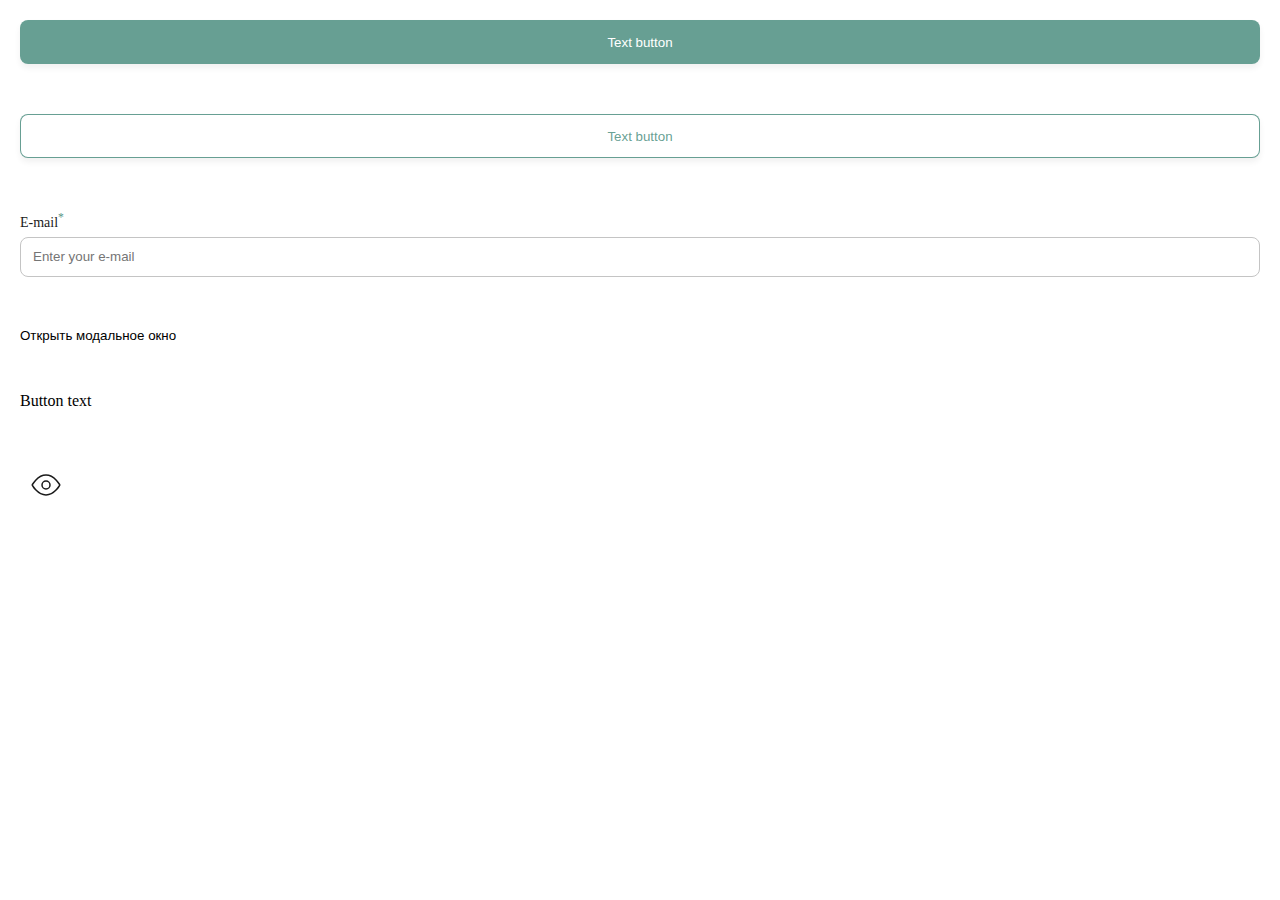
<file: index.html>
<!DOCTYPE html>
<html lang="en">

<head>
  <meta charset="UTF-8">
  <meta http-equiv="X-UA-Compatible" content="IE=edge">
  <meta name="viewport" content="width=device-width, initial-scale=1.0">
  <title>Document</title>
  <link rel="stylesheet" href="css/reset.css">
  <link rel="stylesheet" href="css/global.css">
  <script src="js/modal.js" defer></script>
</head>

<body style="padding: 20px;">
  <button class="btn radius btn__green cp">Text button</button>

  <div style="height: 50px;"></div>

  <button class="btn radius btn__white cp">Text button</button>

  <div style="height: 50px;"></div>

  <label class="label">E-mail<sup class="green">*</sup>
    <input class="input radius" type="text" placeholder="Enter your e-mail">
  </label>

  <div style="height: 50px;"></div>

  <button class="open__modal">
    Открыть модальное окно
  </button>

  <div class="modal overlay hide">
    <div class="modal__content bg__white">
      <div class="modal__close">
        <img src="images/close.svg" alt="">
      </div>
      <div class="modal__title">
        Shop
      </div>
      <div class="modal__category">
        <ul>
          <li><a class="cp" href="#">Children's furniture <sup>94</sup></a></li>
          <li><a class="cp" href="#">Children's mattresses <sup>67</sup></a></li>
          <li><a class="cp" href="#">Baby bedding <sup>45</sup></a></li>
          <li><a class="cp" href="#">Toys <sup>83</sup></a></li>
          <li><a class="cp" href="#"><sup></sup></a></li>
          <li><a class="cp" href="#"><sup></sup></a></li>
          <li><a class="cp" href="#"><sup></sup></a></li>
          <li><a class="cp" href="#"><sup></sup></a></li>
          <li><a class="cp" href="#"><sup></sup></a></li>
          <li><a class="cp" href="#"><sup></sup></a></li>
        </ul>
      </div>
    </div>
  </div>

  <div style="height: 50px;"></div>

  <a class="link" href="#">Button text</a>

  <div style="height: 50px;"></div>

  <div class="icon around">
    <img class="black-eye" src="images/black-eye.svg" alt="">
    <img class="white-eye" src="images/white-eye.svg" alt="">
  </div>

</body>

</html>
</file>
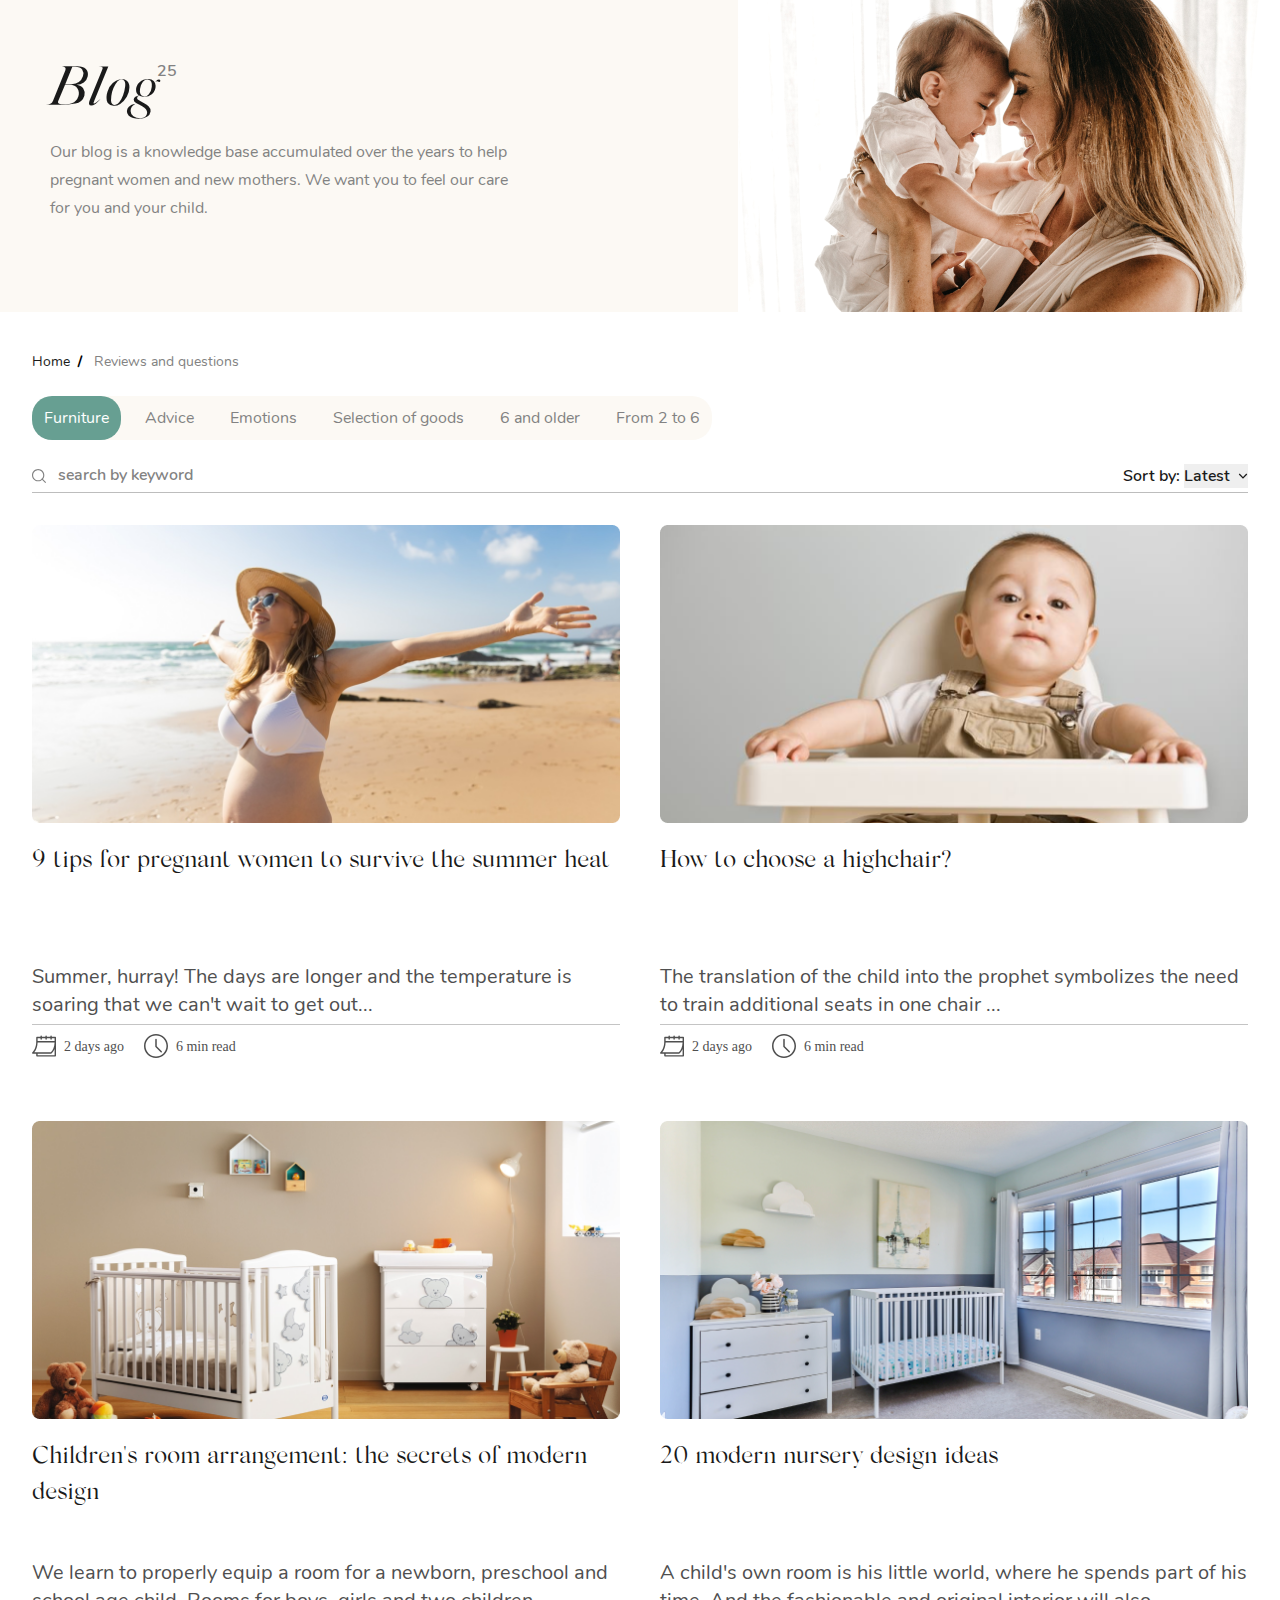
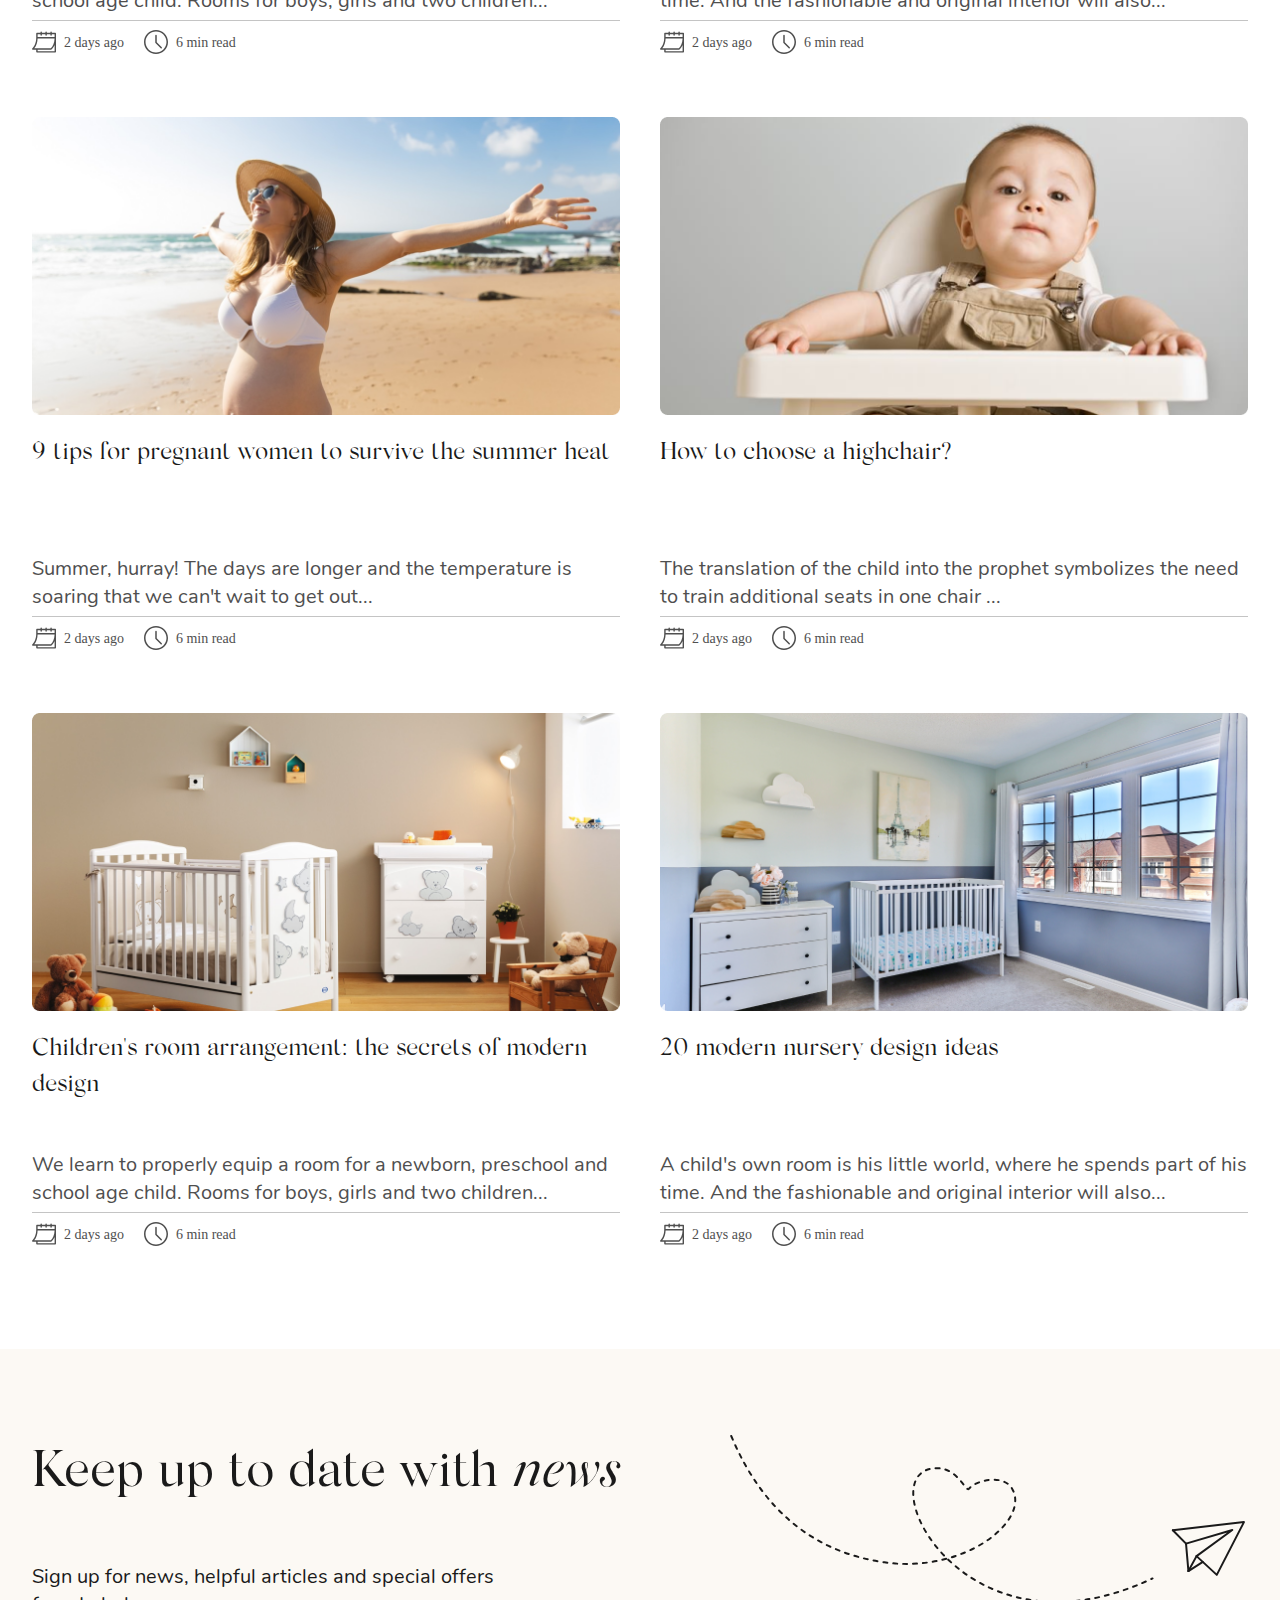
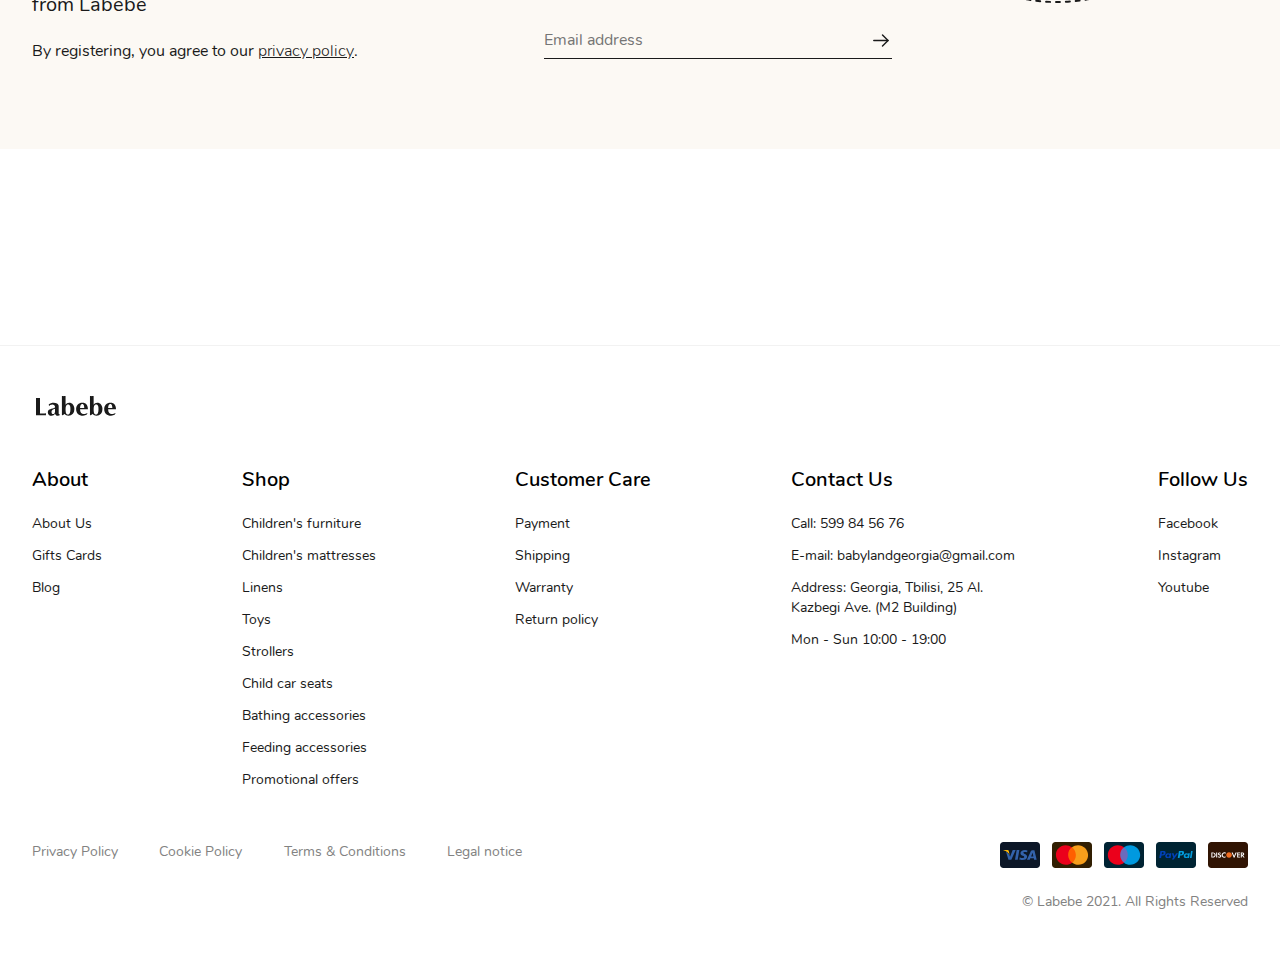
<file: blog.html>
<!DOCTYPE html>
<html lang="en">

<head>
  <meta charset="UTF-8">
  <meta http-equiv="X-UA-Compatible" content="IE=edge">
  <meta name="viewport" content="width=device-width, initial-scale=1.0">
  <link rel="stylesheet" href="css/reset.css">
  <link rel="stylesheet" href="css/404.css">
  <link rel="stylesheet" href="css/contacts.css">
  <link rel="stylesheet" href="css/gifts-cards.css">
  <link rel="stylesheet" href="css/reviews-and-questions.css">
  <link rel="stylesheet" href="css/blog.css">
  <link rel="stylesheet" href="css/subscribe.css">
  <link rel="stylesheet" href="css/footer.css">
  <link rel="stylesheet" href="css/fonts.css">
  <link rel="stylesheet" href="css/global.css">
  <link rel="stylesheet" href="css/media.css">
  <script src="js/tabs.js"></script>
  <script src="js/footer.js" defer></script>
  <title>Document</title>
</head>

<body>

  <div class="main__wrapper">

    <section class="blog">
      <div class="banner">
        <div class="banner-info">
          <h1 class="banner-info__title h1">Blog <sup class="sup">25</sup></h1>
          <p class="banner-info__text">
            Our blog is a knowledge base accumulated over the years to help pregnant women and new mothers. We want you
            to feel our care for you and your child.
          </p>
        </div>
        <div class="banner-img">
          <img src="images/blog-banner.png" alt="">
        </div>
      </div>
      <div class="container">
        <ul class="breadcrumb">
          <li><a class="link" href="#">Home</a></li>
          <li>Reviews and questions</li>
        </ul>
        <ul class="blog__tabs">
          <li class="blog__tabs-item" data-btn="1"><span class="active__blog-tab">Furniture</span></li>
          <li class="blog__tabs-item" data-btn="2"><span>Advice</span></li>
          <li class="blog__tabs-item" data-btn="3"><span>Emotions</span></li>
          <li class="blog__tabs-item" data-btn="4"><span>Selection of goods</span></li>
          <li class="blog__tabs-item" data-btn="5"><span>6 and older</span></li>
          <li class="blog__tabs-item" data-btn="6"><span>From 2 to 6</span></li>
        </ul>
        <div class="blog__box">
          <div class="blog__box-search">
            <button>
              <img src="images/loupe.svg" alt="">
            </button>
            <input type="text" placeholder="search by keyword">
          </div>
          <div class="blog__box-filter">
            Sort by:
            <select>
              <option>Latest</option>
              <option>--------</option>
              <option>--------</option>
              <option>--------</option>
              <option>--------</option>
            </select>
          </div>
        </div>
        <div class="blog__post-main">
          <div class="blog__post-wrapper">
            <div class="blog__post-img radius">
              <img src="images/blog-post-1.png" alt="">
            </div>
            <a href="#">
              <div class="blog__post-name">
                9 tips for pregnant women to survive the summer heat
              </div>
            </a>
            <div class="blog__post-description">
              Summer, hurray! The days are longer and the temperature is soaring that we can't wait to get out...
            </div>
            <div class="blog__post-info">
              <div class="blog__post-date">2 days ago</div>
              <div class="blog__post-read">6 min read</div>
            </div>
          </div>
          <div class="blog__post-wrapper">
            <div class="blog__post-img radius">
              <img src="images/blog-post-2.png" alt="">
            </div>
            <a href="#">
              <div class="blog__post-name">
                How to choose a highchair?
              </div>
            </a>
            <div class="blog__post-description">
              The translation of the child into the prophet symbolizes the need to train additional seats in one chair
              ...
            </div>
            <div class="blog__post-info">
              <div class="blog__post-date">2 days ago</div>
              <div class="blog__post-read">6 min read</div>
            </div>
          </div>
          <div class="blog__post-wrapper">
            <div class="blog__post-img radius">
              <img src="images/blog-post-3.png" alt="">
            </div>
            <a href="#">
              <div class="blog__post-name">
                Children's room arrangement: the secrets of modern design
              </div>
            </a>
            <div class="blog__post-description">
              We learn to properly equip a room for a newborn, preschool and school age child. Rooms for boys, girls and
              two children...
            </div>
            <div class="blog__post-info">
              <div class="blog__post-date">2 days ago</div>
              <div class="blog__post-read">6 min read</div>
            </div>
          </div>
          <div class="blog__post-wrapper">
            <div class="blog__post-img radius">
              <img src="images/blog-post-4.png" alt="">
            </div>
            <a href="#">
              <div class="blog__post-name">
                20 modern nursery design ideas
              </div>
            </a>
            <div class="blog__post-description">
              A child's own room is his little world, where he spends part of his time. And the fashionable and original
              interior will also...
            </div>
            <div class="blog__post-info">
              <div class="blog__post-date">2 days ago</div>
              <div class="blog__post-read">6 min read</div>
            </div>
          </div>
          <div class="blog__post-wrapper">
            <div class="blog__post-img radius">
              <img src="images/blog-post-1.png" alt="">
            </div>
            <a href="#">
              <div class="blog__post-name">
                9 tips for pregnant women to survive the summer heat
              </div>
            </a>
            <div class="blog__post-description">
              Summer, hurray! The days are longer and the temperature is soaring that we can't wait to get out...
            </div>
            <div class="blog__post-info">
              <div class="blog__post-date">2 days ago</div>
              <div class="blog__post-read">6 min read</div>
            </div>
          </div>
          <div class="blog__post-wrapper">
            <div class="blog__post-img radius">
              <img src="images/blog-post-2.png" alt="">
            </div>
            <a href="#">
              <div class="blog__post-name">
                How to choose a highchair?
              </div>
            </a>
            <div class="blog__post-description">
              The translation of the child into the prophet symbolizes the need to train additional seats in one chair
              ...
            </div>
            <div class="blog__post-info">
              <div class="blog__post-date">2 days ago</div>
              <div class="blog__post-read">6 min read</div>
            </div>
          </div>
          <div class="blog__post-wrapper">
            <div class="blog__post-img radius">
              <img src="images/blog-post-3.png" alt="">
            </div>
            <a href="#">
              <div class="blog__post-name">
                Children's room arrangement: the secrets of modern design
              </div>
            </a>
            <div class="blog__post-description">
              We learn to properly equip a room for a newborn, preschool and school age child. Rooms for boys, girls and
              two children...
            </div>
            <div class="blog__post-info">
              <div class="blog__post-date">2 days ago</div>
              <div class="blog__post-read">6 min read</div>
            </div>
          </div>
          <div class="blog__post-wrapper">
            <div class="blog__post-img radius">
              <img src="images/blog-post-4.png" alt="">
            </div>
            <a href="#">
              <div class="blog__post-name">
                20 modern nursery design ideas
              </div>
            </a>
            <div class="blog__post-description">
              A child's own room is his little world, where he spends part of his time. And the fashionable and original
              interior will also...
            </div>
            <div class="blog__post-info">
              <div class="blog__post-date">2 days ago</div>
              <div class="blog__post-read">6 min read</div>
            </div>
          </div>
        </div>
      </div>
    </section>

    <section class="subscribe">
      <div class="container">
        <div class="subscribe__title">Keep up to date with <span>news</span></div>
        <p class="subscribe__text">Sign up for news, helpful articles and special offers from Labebe</p>
        <div class="subscribe__wrapper">
          <form class="form__search">
            <input type="text" placeholder="Email address">
            <button><img src="images/arrow-search.svg" alt=""></button>
          </form>
          <p class="subscribe__policy">By registering, you agree to our <a href="#">privacy policy</a>. </p>
        </div>
      </div>
    </section>

    <footer class="footer">
      <div class="container">
        <div class="footer__logo">
          <img src="images/footer-logo.svg" alt="">
        </div>
        <div class="footer__category">
          <div class="footer__category-item">
            <div class="footer__category-title">About</div>
            <ul class="footer__category-list">
              <li class="footer__category-list__item"><a href="#" class="footer__category-link link">About Us</a></li>
              <li class="footer__category-list__item"><a href="#" class="footer__category-link link">Gifts Cards</a>
              </li>
              <li class="footer__category-list__item"><a href="#" class="footer__category-link link">Blog</a></li>
            </ul>
          </div>
          <div class="footer__category-item">
            <div class="footer__category-title">Shop</div>
            <ul class="footer__category-list">
              <li class="footer__category-list__item"><a href="#" class="footer__category-link link">Children's
                  furniture</a></li>
              <li class="footer__category-list__item"><a href="#" class="footer__category-link link">Children's
                  mattresses</a></li>
              <li class="footer__category-list__item"><a href="#" class="footer__category-link link">Linens</a></li>
              <li class="footer__category-list__item"><a href="#" class="footer__category-link link">Toys</a></li>
              <li class="footer__category-list__item"><a href="#" class="footer__category-link link">Strollers</a></li>
              <li class="footer__category-list__item"><a href="#" class="footer__category-link link">Child car seats</a>
              </li>
              <li class="footer__category-list__item"><a href="#" class="footer__category-link link">Bathing
                  accessories</a></li>
              <li class="footer__category-list__item"><a href="#" class="footer__category-link link">Feeding
                  accessories</a></li>
              <li class="footer__category-list__item"><a href="#" class="footer__category-link link">Promotional
                  offers</a></li>
            </ul>
          </div>
          <div class="footer__category-item">
            <div class="footer__category-title">Customer Care</div>
            <ul class="footer__category-list">
              <li class="footer__category-list__item"><a href="#" class="footer__category-link link">Payment</a></li>
              <li class="footer__category-list__item"><a href="#" class="footer__category-link link">Shipping</a></li>
              <li class="footer__category-list__item"><a href="#" class="footer__category-link link">Warranty</a></li>
              <li class="footer__category-list__item"><a href="#" class="footer__category-link link">Return policy</a>
              </li>
            </ul>
          </div>
          <div class="footer__category-item">
            <div class="footer__category-title">Contact Us</div>
            <ul class="footer__category-list">
              <li class="footer__category-list__item"><a href="#" class="footer__category-link link">Call: 599 84 56
                  76</a></li>
              <li class="footer__category-list__item"><a href="#" class="footer__category-link link">E-mail:
                  babylandgeorgia@gmail.com </a></li>
              <li class="footer__category-list__item"><a href="#" class="footer__category-link link">Address: Georgia,
                  Tbilisi, 25 Al. Kazbegi Ave. (M2 Building)</a></li>
              <li class="footer__category-list__item"><a href="#" class="footer__category-link link">Mon - Sun 10:00 -
                  19:00</a></li>
            </ul>
          </div>
          <div class="footer__category-item">
            <div class="footer__category-title">Follow Us</div>
            <ul class="footer__category-list">
              <li class="footer__category-list__item"><a href="#" class="footer__category-link link">Facebook</a></li>
              <li class="footer__category-list__item"><a href="#" class="footer__category-link link">Instagram</a></li>
              <li class="footer__category-list__item"><a href="#" class="footer__category-link link">Youtube</a></li>
            </ul>
          </div>
        </div>
        <div class="footer__notes">
          <div class="footer__info">
            <div class="footer__info-pay">
              <div class="footer__info-images">
                <img src="images/visa.svg" alt="">
                <img src="images/mastercard.svg" alt="">
                <img src="images/maestro.svg" alt="">
                <img src="images/paypal.svg" alt="">
                <img src="images/discover.svg" alt="">
              </div>
              <div class="footer__info-rights">
                © Labebe 2021. All Rights Reserved
              </div>
            </div>
            <ul class="footer__info-list">
              <li class="footer__info-item"><a href="#" class="footer__info-link link">Privacy Policy</a></li>
              <li class="footer__info-item"><a href="#" class="footer__info-link link">Cookie Policy</a></li>
              <li class="footer__info-item"><a href="#" class="footer__info-link link">Terms & Conditions</a></li>
              <li class="footer__info-item"><a href="#" class="footer__info-link link">Legal notice</a></li>
            </ul>
          </div>
        </div>
      </div>
    </footer>
  </div>
</body>

</html>
</file>
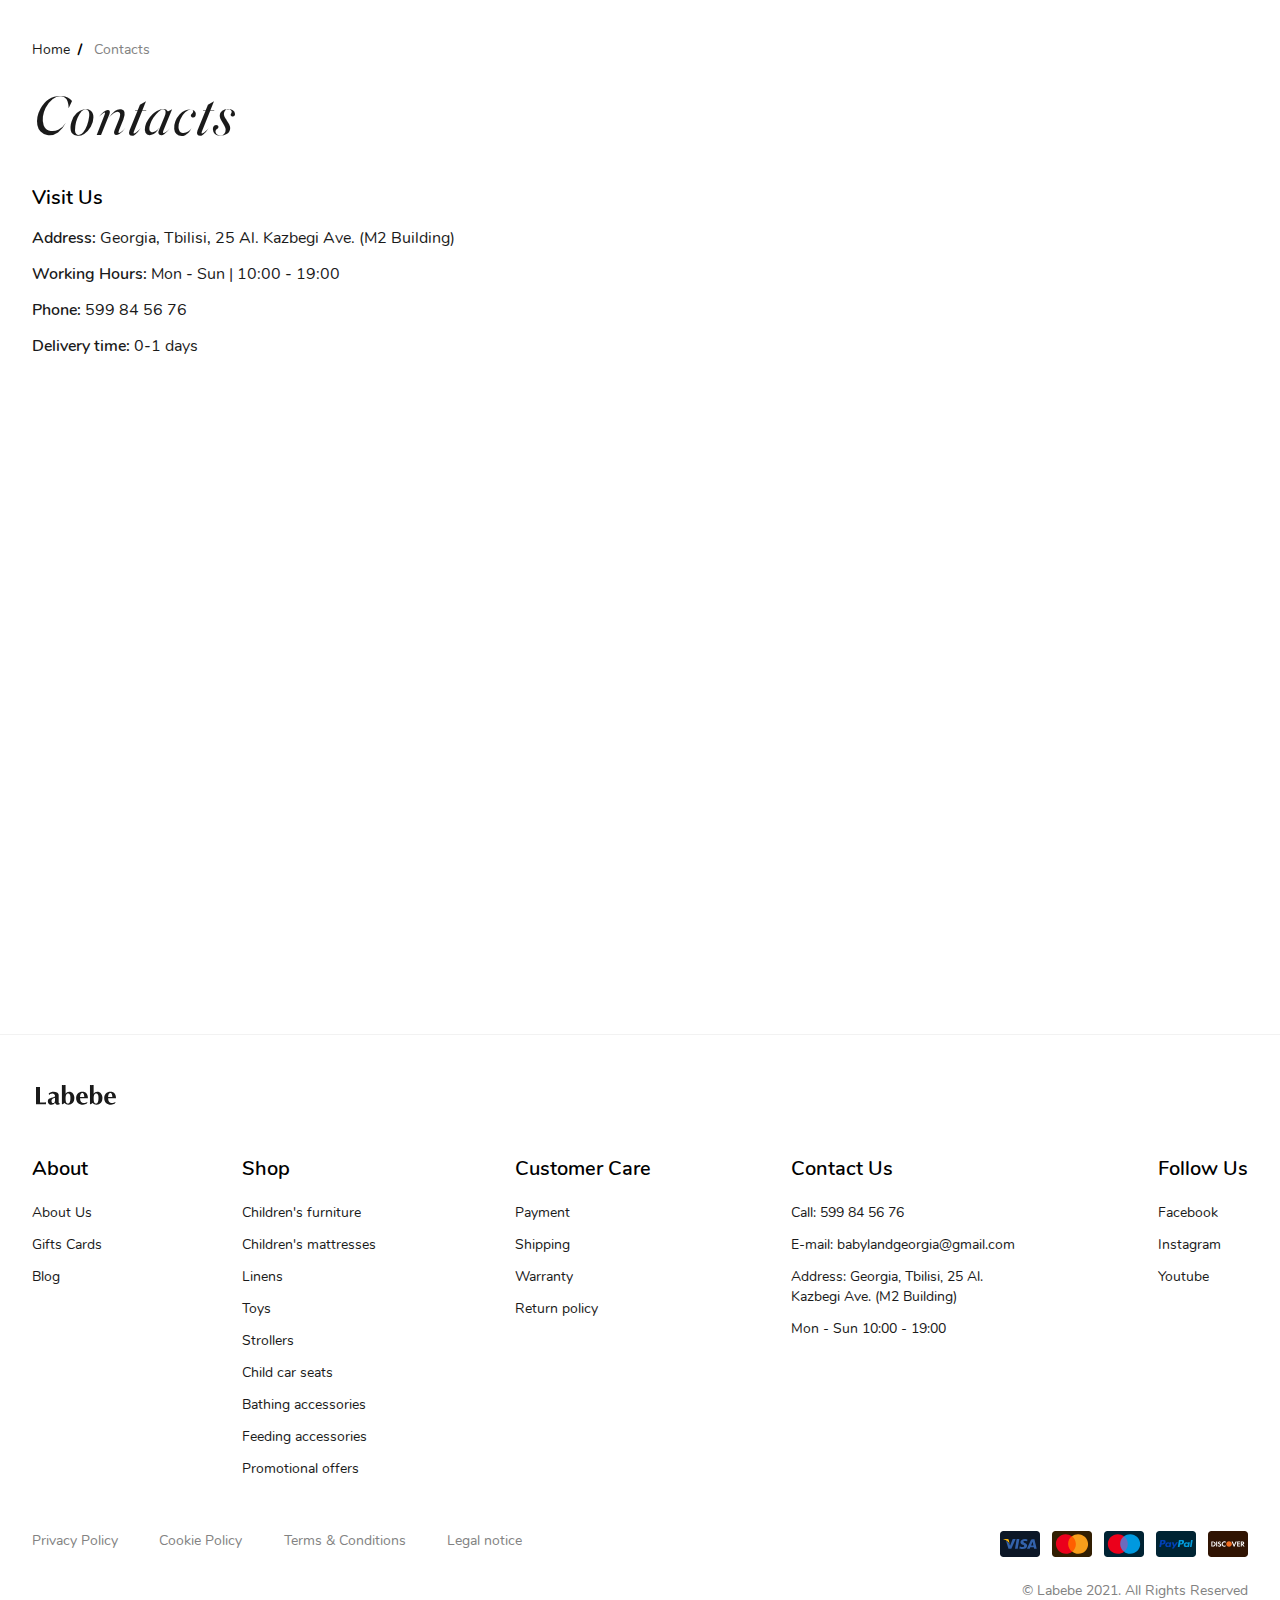
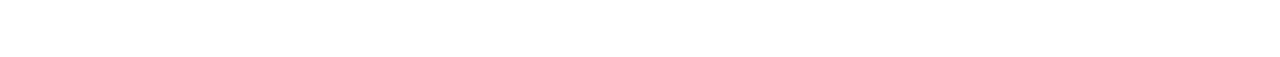
<file: contacts.html>
<!DOCTYPE html>
<html lang="en">
<head>
  <meta charset="UTF-8">
  <meta http-equiv="X-UA-Compatible" content="IE=edge">
  <meta name="viewport" content="width=device-width, initial-scale=1.0">
  <link rel="stylesheet" href="css/reset.css">
  <link rel="stylesheet" href="css/404.css">
  <link rel="stylesheet" href="css/contacts.css">
  <link rel="stylesheet" href="css/footer.css">
  <link rel="stylesheet" href="css/fonts.css">
  <link rel="stylesheet" href="css/global.css">
  <link rel="stylesheet" href="css/media.css">
  <script src="js/footer.js" defer></script>
  <title>Document</title>
</head>
<body>

  <div class="main__wrapper">
    
    <section class="contacts">
      <div class="container">
        <ul class="breadcrumb">
          <li><a href="#">Home</a></li>
          <li>Contacts</li>
        </ul>
        <h1 class="contacts__title">Contacts</h1>
        <h2 class="contacts__subtitle">Visit Us</h2>
        <ul class="contacts__list">
          <li class="contacts__list-item"><span>Address: </span>Georgia, Tbilisi, 25 Al. Kazbegi Ave. (M2 Building)</li>
          <li class="contacts__list-item"><span>Working Hours: </span>Mon - Sun | 10:00 - 19:00</li>
          <li class="contacts__list-item"><span>Phone: </span><a href="#">599 84 56 76</a></li>
          <li class="contacts__list-item"><span>Delivery time: </span>0-1 days</li>
        </ul>
        <div class="contacts__map">
          <iframe
            src="https://www.google.com/maps/embed?pb=!1m18!1m12!1m3!1d2977.7643640630536!2d44.753540315678215!3d41.72560328292205!2m3!1f0!2f0!3f0!3m2!1i1024!2i768!4f13.1!3m3!1m2!1s0x4044731f0266a54b%3A0xe07caa4f6062f26b!2sm2%20at%20Kazbegi!5e0!3m2!1sru!2sru!4v1639327242631!5m2!1sru!2sru"
            width="100%" height="100%" style="border:0;" allowfullscreen="" loading="lazy"></iframe>
        </div>
      </div>
    </section>

    <footer class="footer">
      <div class="container">
        <div class="footer__logo">
          <img src="images/footer-logo.svg" alt="">
        </div>
        <div class="footer__category">
          <div class="footer__category-item">
            <div class="footer__category-title">About</div>
            <ul class="footer__category-list">
              <li class="footer__category-list__item"><a href="#" class="footer__category-link link">About Us</a></li>
              <li class="footer__category-list__item"><a href="#" class="footer__category-link link">Gifts Cards</a></li>
              <li class="footer__category-list__item"><a href="#" class="footer__category-link link">Blog</a></li>
            </ul>
          </div>
          <div class="footer__category-item">
            <div class="footer__category-title">Shop</div>
            <ul class="footer__category-list">
              <li class="footer__category-list__item"><a href="#" class="footer__category-link link">Children's furniture</a></li>
              <li class="footer__category-list__item"><a href="#" class="footer__category-link link">Children's mattresses</a></li>
              <li class="footer__category-list__item"><a href="#" class="footer__category-link link">Linens</a></li>
              <li class="footer__category-list__item"><a href="#" class="footer__category-link link">Toys</a></li>
              <li class="footer__category-list__item"><a href="#" class="footer__category-link link">Strollers</a></li>
              <li class="footer__category-list__item"><a href="#" class="footer__category-link link">Child car seats</a></li>
              <li class="footer__category-list__item"><a href="#" class="footer__category-link link">Bathing accessories</a></li>
              <li class="footer__category-list__item"><a href="#" class="footer__category-link link">Feeding accessories</a></li>
              <li class="footer__category-list__item"><a href="#" class="footer__category-link link">Promotional offers</a></li>
            </ul>
          </div>
          <div class="footer__category-item">
            <div class="footer__category-title">Customer Care</div>
            <ul class="footer__category-list">
              <li class="footer__category-list__item"><a href="#" class="footer__category-link link">Payment</a></li>
              <li class="footer__category-list__item"><a href="#" class="footer__category-link link">Shipping</a></li>
              <li class="footer__category-list__item"><a href="#" class="footer__category-link link">Warranty</a></li>
              <li class="footer__category-list__item"><a href="#" class="footer__category-link link">Return policy</a></li>
            </ul>
          </div>
          <div class="footer__category-item">
            <div class="footer__category-title">Contact Us</div>
            <ul class="footer__category-list">
              <li class="footer__category-list__item"><a href="#" class="footer__category-link link">Call: 599 84 56 76</a></li>
              <li class="footer__category-list__item"><a href="#" class="footer__category-link link">E-mail: babylandgeorgia@gmail.com  </a></li>
              <li class="footer__category-list__item"><a href="#" class="footer__category-link link">Address: Georgia, Tbilisi, 25 Al. Kazbegi Ave. (M2 Building)</a></li>
              <li class="footer__category-list__item"><a href="#" class="footer__category-link link">Mon - Sun 10:00 - 19:00</a></li>
            </ul>
          </div>
          <div class="footer__category-item">
            <div class="footer__category-title">Follow Us</div>
            <ul class="footer__category-list">
              <li class="footer__category-list__item"><a href="#" class="footer__category-link link">Facebook</a></li>
              <li class="footer__category-list__item"><a href="#" class="footer__category-link link">Instagram</a></li>
              <li class="footer__category-list__item"><a href="#" class="footer__category-link link">Youtube</a></li>
            </ul>
          </div>
        </div>
        <div class="footer__notes">
          <div class="footer__info">
            <div class="footer__info-pay">
              <div class="footer__info-images">
                <img src="images/visa.svg" alt="">
                <img src="images/mastercard.svg" alt="">
                <img src="images/maestro.svg" alt="">
                <img src="images/paypal.svg" alt="">
                <img src="images/discover.svg" alt="">
              </div>
              <div class="footer__info-rights">
                © Labebe 2021. All Rights Reserved 
              </div>
            </div>
            <ul class="footer__info-list">
              <li class="footer__info-item"><a href="#" class="footer__info-link link">Privacy Policy</a></li>
              <li class="footer__info-item"><a href="#" class="footer__info-link link">Cookie Policy</a></li>
              <li class="footer__info-item"><a href="#" class="footer__info-link link">Terms & Conditions</a></li>
              <li class="footer__info-item"><a href="#" class="footer__info-link link">Legal notice</a></li>
            </ul>
          </div>
        </div>
      </div>
    </footer>
  </div>
</body>
</html>
</file>
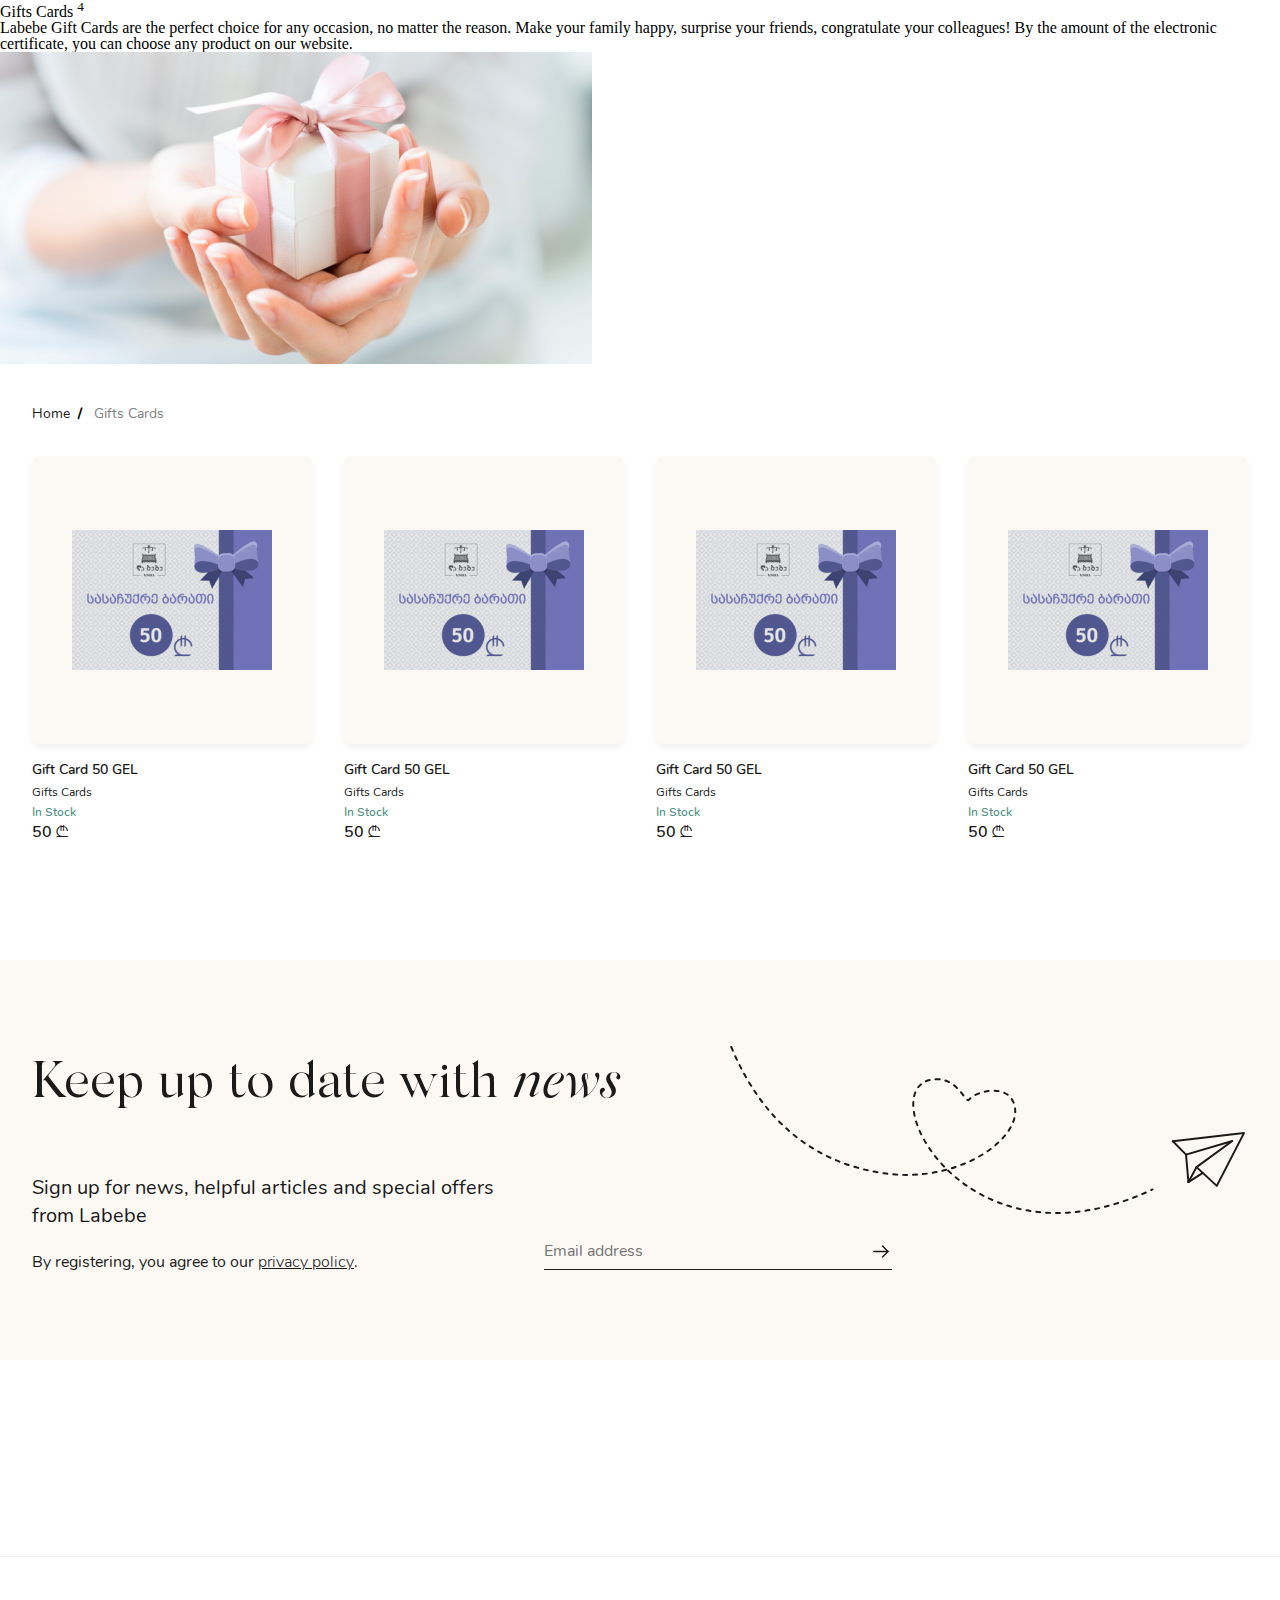
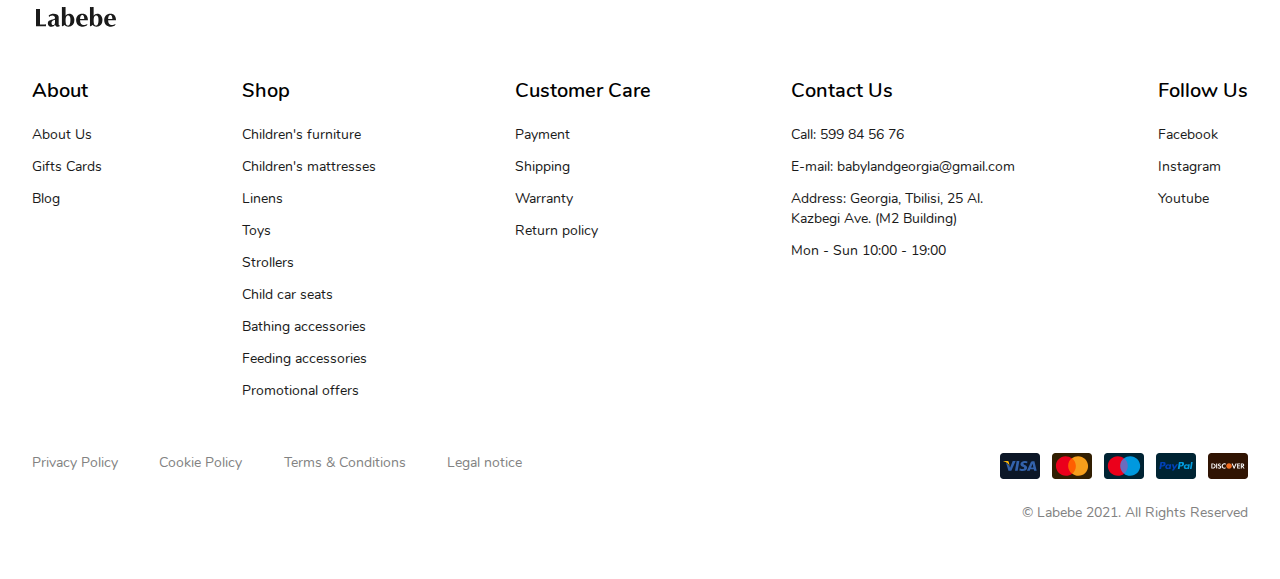
<file: gifts-cards.html>
<!DOCTYPE html>
<html lang="en">

<head>
  <meta charset="UTF-8">
  <meta http-equiv="X-UA-Compatible" content="IE=edge">
  <meta name="viewport" content="width=device-width, initial-scale=1.0">
  <link rel="stylesheet" href="css/reset.css">
  <link rel="stylesheet" href="css/404.css">
  <link rel="stylesheet" href="css/contacts.css">
  <link rel="stylesheet" href="css/gifts-cards.css">
  <link rel="stylesheet" href="css/subscribe.css">
  <link rel="stylesheet" href="css/footer.css">
  <link rel="stylesheet" href="css/fonts.css">
  <link rel="stylesheet" href="css/global.css">
  <link rel="stylesheet" href="css/media.css">
  <script src="js/footer.js" defer></script>
  <title>Document</title>
</head>

<body>

  <div class="main__wrapper">

    <section class="giftscards">
      <div class="giftscards__banner">
        <div class="giftscards__banner-info">
          <h1 class="giftscards__banner-info__title">Gifts Cards <sup>4</sup></h1>
          <p class="giftscards__banner-info__text">
            Labebe Gift Cards are the perfect choice for any occasion, no matter the reason. Make your family happy,
            surprise your friends, congratulate your colleagues! By the amount of the electronic certificate, you can
            choose any product on our website.
          </p>
        </div>
        <div class="giftscards__banner-img">
          <img src="images/giftscards-banner.png" alt="">
        </div>
      </div>
      <div class="container">
        <ul class="breadcrumb">
          <li><a class="link" href="#">Home</a></li>
          <li>Gifts Cards</li>
        </ul>
        <div class="giftscards__wrapper">
          <div class="card">
            <div class="card__img radius">
              <img src="images/gift-card.png" alt="">
            </div>
            <div class="card__info">
              <div class="card__info-name">Gift Card 50 GEL</div>
              <div class="card__info-category">Gifts Cards</div>
              <div class="card__info-stock">In Stock</div>
              <div class="card__info-price">50 ₾</div>
            </div>
          </div>
          <div class="card">
            <div class="card__img radius">
              <img src="images/gift-card.png" alt="">
            </div>
            <div class="card__info">
              <div class="card__info-name">Gift Card 50 GEL</div>
              <div class="card__info-category">Gifts Cards</div>
              <div class="card__info-stock">In Stock</div>
              <div class="card__info-price">50 ₾</div>
            </div>
          </div>
          <div class="card">
            <div class="card__img radius">
              <img src="images/gift-card.png" alt="">
            </div>
            <div class="card__info">
              <div class="card__info-name">Gift Card 50 GEL</div>
              <div class="card__info-category">Gifts Cards</div>
              <div class="card__info-stock">In Stock</div>
              <div class="card__info-price">50 ₾</div>
            </div>
          </div>
          <div class="card">
            <div class="card__img radius">
              <img src="images/gift-card.png" alt="">
            </div>
            <div class="card__info">
              <div class="card__info-name">Gift Card 50 GEL</div>
              <div class="card__info-category">Gifts Cards</div>
              <div class="card__info-stock">In Stock</div>
              <div class="card__info-price">50 ₾</div>
            </div>
          </div>
        </div>
      </div>
    </section>

    <section class="subscribe">
      <div class="container">
        <div class="subscribe__title">Keep up to date with <span>news</span></div>
        <p class="subscribe__text">Sign up for news, helpful articles and special offers from Labebe</p>
        <div class="subscribe__wrapper">
          <form class="form__search">
            <input type="text" placeholder="Email address">
            <button><img src="images/arrow-search.svg" alt=""></button> 
          </form>
          <p class="subscribe__policy">By registering, you agree to our <a href="#">privacy policy</a>. </p>
        </div>
      </div>
    </section>

    <footer class="footer">
      <div class="container">
        <div class="footer__logo">
          <img src="images/footer-logo.svg" alt="">
        </div>
        <div class="footer__category">
          <div class="footer__category-item">
            <div class="footer__category-title">About</div>
            <ul class="footer__category-list">
              <li class="footer__category-list__item"><a href="#" class="footer__category-link link">About Us</a></li>
              <li class="footer__category-list__item"><a href="#" class="footer__category-link link">Gifts Cards</a>
              </li>
              <li class="footer__category-list__item"><a href="#" class="footer__category-link link">Blog</a></li>
            </ul>
          </div>
          <div class="footer__category-item">
            <div class="footer__category-title">Shop</div>
            <ul class="footer__category-list">
              <li class="footer__category-list__item"><a href="#" class="footer__category-link link">Children's
                  furniture</a></li>
              <li class="footer__category-list__item"><a href="#" class="footer__category-link link">Children's
                  mattresses</a></li>
              <li class="footer__category-list__item"><a href="#" class="footer__category-link link">Linens</a></li>
              <li class="footer__category-list__item"><a href="#" class="footer__category-link link">Toys</a></li>
              <li class="footer__category-list__item"><a href="#" class="footer__category-link link">Strollers</a></li>
              <li class="footer__category-list__item"><a href="#" class="footer__category-link link">Child car seats</a>
              </li>
              <li class="footer__category-list__item"><a href="#" class="footer__category-link link">Bathing
                  accessories</a></li>
              <li class="footer__category-list__item"><a href="#" class="footer__category-link link">Feeding
                  accessories</a></li>
              <li class="footer__category-list__item"><a href="#" class="footer__category-link link">Promotional
                  offers</a></li>
            </ul>
          </div>
          <div class="footer__category-item">
            <div class="footer__category-title">Customer Care</div>
            <ul class="footer__category-list">
              <li class="footer__category-list__item"><a href="#" class="footer__category-link link">Payment</a></li>
              <li class="footer__category-list__item"><a href="#" class="footer__category-link link">Shipping</a></li>
              <li class="footer__category-list__item"><a href="#" class="footer__category-link link">Warranty</a></li>
              <li class="footer__category-list__item"><a href="#" class="footer__category-link link">Return policy</a>
              </li>
            </ul>
          </div>
          <div class="footer__category-item">
            <div class="footer__category-title">Contact Us</div>
            <ul class="footer__category-list">
              <li class="footer__category-list__item"><a href="#" class="footer__category-link link">Call: 599 84 56
                  76</a></li>
              <li class="footer__category-list__item"><a href="#" class="footer__category-link link">E-mail:
                  babylandgeorgia@gmail.com </a></li>
              <li class="footer__category-list__item"><a href="#" class="footer__category-link link">Address: Georgia,
                  Tbilisi, 25 Al. Kazbegi Ave. (M2 Building)</a></li>
              <li class="footer__category-list__item"><a href="#" class="footer__category-link link">Mon - Sun 10:00 -
                  19:00</a></li>
            </ul>
          </div>
          <div class="footer__category-item">
            <div class="footer__category-title">Follow Us</div>
            <ul class="footer__category-list">
              <li class="footer__category-list__item"><a href="#" class="footer__category-link link">Facebook</a></li>
              <li class="footer__category-list__item"><a href="#" class="footer__category-link link">Instagram</a></li>
              <li class="footer__category-list__item"><a href="#" class="footer__category-link link">Youtube</a></li>
            </ul>
          </div>
        </div>
        <div class="footer__notes">
          <div class="footer__info">
            <div class="footer__info-pay">
              <div class="footer__info-images">
                <img src="images/visa.svg" alt="">
                <img src="images/mastercard.svg" alt="">
                <img src="images/maestro.svg" alt="">
                <img src="images/paypal.svg" alt="">
                <img src="images/discover.svg" alt="">
              </div>
              <div class="footer__info-rights">
                © Labebe 2021. All Rights Reserved
              </div>
            </div>
            <ul class="footer__info-list">
              <li class="footer__info-item"><a href="#" class="footer__info-link link">Privacy Policy</a></li>
              <li class="footer__info-item"><a href="#" class="footer__info-link link">Cookie Policy</a></li>
              <li class="footer__info-item"><a href="#" class="footer__info-link link">Terms & Conditions</a></li>
              <li class="footer__info-item"><a href="#" class="footer__info-link link">Legal notice</a></li>
            </ul>
          </div>
        </div>
      </div>
    </footer>
  </div>
</body>

</html>
</file>
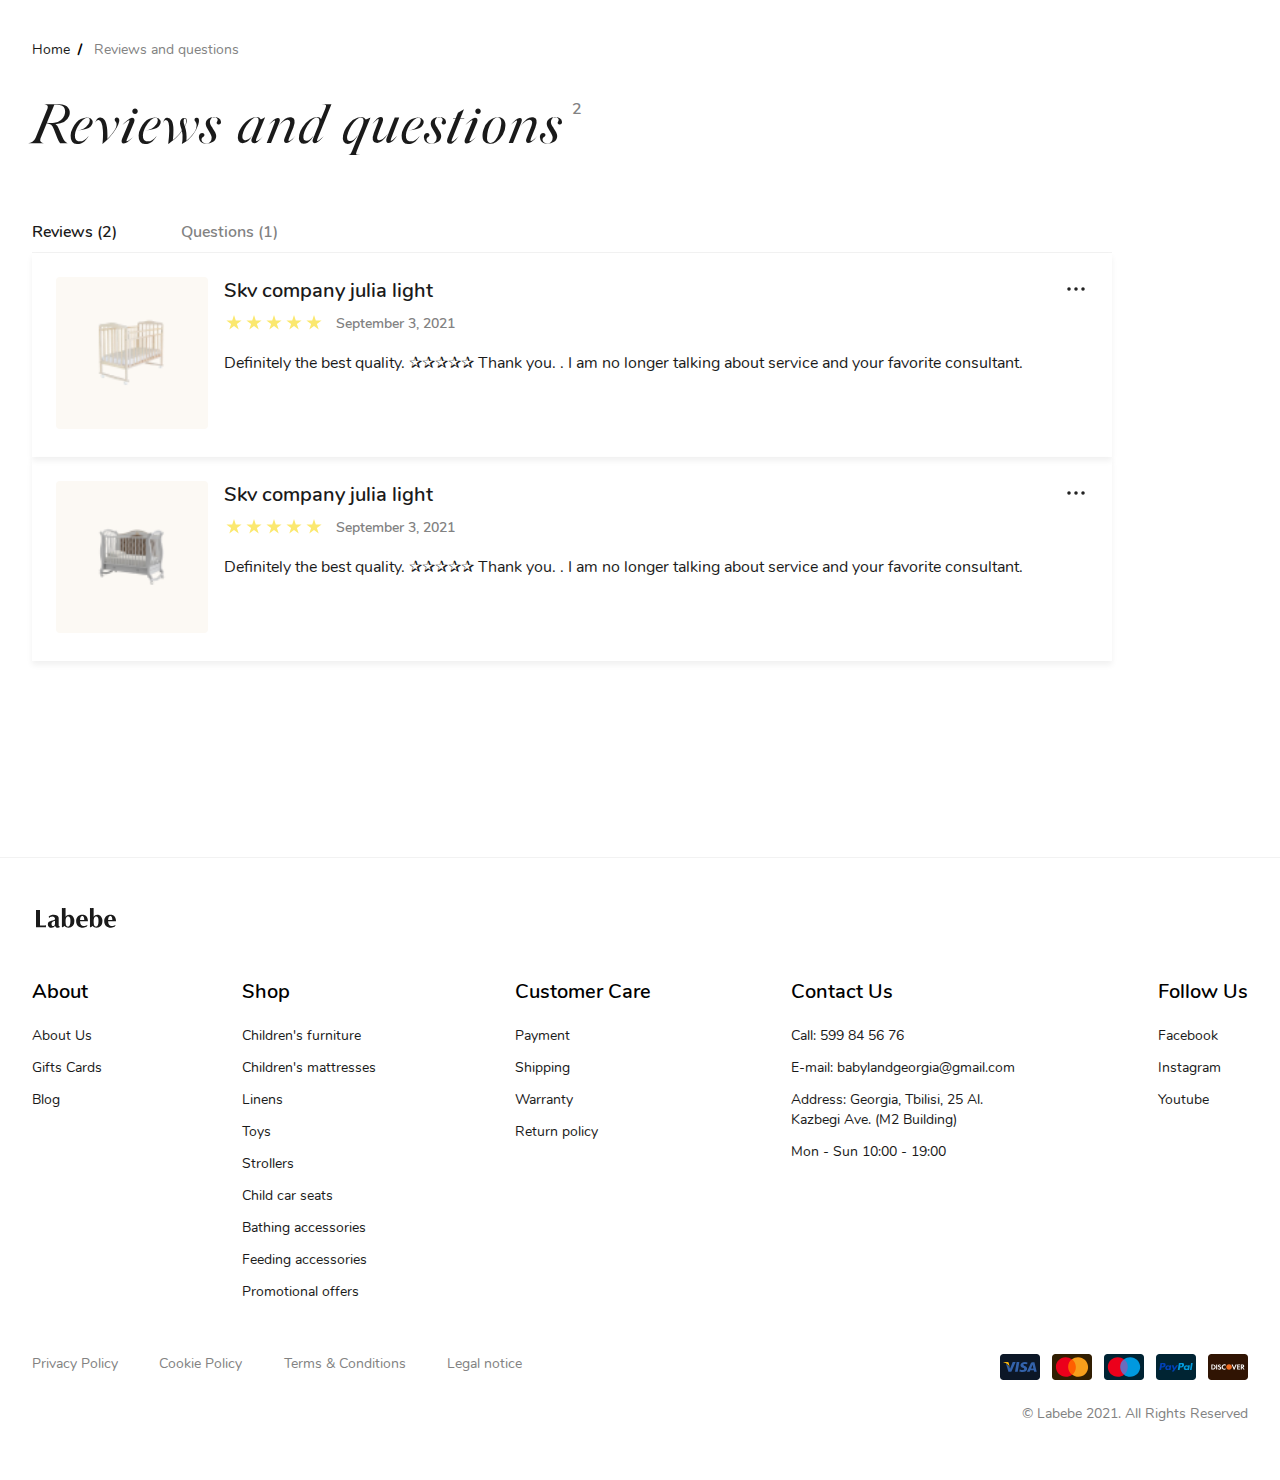
<file: reviews-and-questions.html>
<!DOCTYPE html>
<html lang="en">

<head>
  <meta charset="UTF-8">
  <meta http-equiv="X-UA-Compatible" content="IE=edge">
  <meta name="viewport" content="width=device-width, initial-scale=1.0">
  <link rel="stylesheet" href="css/reset.css">
  <link rel="stylesheet" href="css/404.css">
  <link rel="stylesheet" href="css/contacts.css">
  <link rel="stylesheet" href="css/gifts-cards.css">
  <link rel="stylesheet" href="css/reviews-and-questions.css">
  <link rel="stylesheet" href="css/subscribe.css">
  <link rel="stylesheet" href="css/footer.css">
  <link rel="stylesheet" href="css/fonts.css">
  <link rel="stylesheet" href="css/global.css">
  <link rel="stylesheet" href="css/media.css">
  <script src="js/tabs.js"></script>
  <script src="js/footer.js" defer></script>
  <title>Document</title>
</head>

<body>

  <div class="main__wrapper">

    <section class="reviewsandquestions">
      <div class="container">
        <ul class="breadcrumb">
          <li><a class="link" href="#">Home</a></li>
          <li>Reviews and questions</li>
        </ul>
        <h1 class="reviewsandquestions__title h1">Reviews and questions <sup class="sup">2</sup></h1>
        <div class="reviewsandquestions__tabs">
          <span class="reviewsandquestions__tabs-item active__tab" data-btn="1">Reviews <span>(2)</span></span>
          <span class="reviewsandquestions__tabs-item" data-btn="2">Questions <span>(1)</span></span>
        </div>
        <div class="reviewsandquestions__reviews-wrapper tabs__item show" data-content="1">
          <div class="reviewsandquestions__reviews">
            <img class="icon__delete" src="images/delete.svg" alt="">
            <img class="icon__edit" src="images/edit.svg" alt="">
            <img class="icon__dots" src="images/icon-dots.svg" alt="">
            <div class="reviewsandquestions__reviews-img">
              <img src="images/reviews-img1.png" alt="">
            </div>
            <div class="reviewsandquestions__reviews-info">
              <div class="reviewsandquestions__reviews-info__name">Skv company julia light</div>
              <div class="reviewsandquestions__reviews-info__rating">
                <div class="reviewsandquestions__reviews-info__rating-stars">
                  <img src="images/stars.svg" alt="">
                </div>
                <div class="reviewsandquestions__reviews-info__rating-date">September 3, 2021</div>
              </div>
              <div class="reviewsandquestions__reviews-info__review desktop">
                Definitely the best quality. ✰✰✰✰✰ Thank you. . I am no longer talking about service and your favorite
                consultant.
              </div>
            </div>
          </div>
          <div class="reviewsandquestions__reviews-info__review mobile">
            Definitely the best quality. ✰✰✰✰✰ Thank you. . I am no longer talking about service and your favorite
            consultant.
          </div>
          <div class="reviewsandquestions__reviews">
            <img class="icon__delete" src="images/delete.svg" alt="">
            <img class="icon__edit" src="images/edit.svg" alt="">
            <img class="icon__dots" src="images/icon-dots.svg" alt="">
            <div class="reviewsandquestions__reviews-img">
              <img src="images/reviews-img2.png" alt="">
            </div>
            <div class="reviewsandquestions__reviews-info">
              <div class="reviewsandquestions__reviews-info__name">Skv company julia light</div>
              <div class="reviewsandquestions__reviews-info__rating">
                <div class="reviewsandquestions__reviews-info__rating-stars">
                  <img src="images/stars.svg" alt="">
                </div>
                <div class="reviewsandquestions__reviews-info__rating-date">September 3, 2021</div>
              </div>
              <div class="reviewsandquestions__reviews-info__review desktop">
                Definitely the best quality. ✰✰✰✰✰ Thank you. . I am no longer talking about service and your favorite
                consultant.
              </div>
            </div>
          </div>
          <div class="reviewsandquestions__reviews-info__review mobile">
            Definitely the best quality. ✰✰✰✰✰ Thank you. . I am no longer talking about service and your favorite
            consultant.
          </div>
        </div>
        <div class="reviewsandquestions__questions-wrapper tabs__item" data-content="2">
          <div class="reviewsandquestions__reviews">
            <div class="reviewsandquestions__reviews-img">
              <img src="images/reviews-img1.png" alt="">
            </div>
            <div class="reviewsandquestions__reviews-info">
              <div class="reviewsandquestions__reviews-info__name">Skv company julia light</div>
              <div class="reviewsandquestions__reviews-info__rating-date">September 3, 2021</div>
              <div class="reviewsandquestions__reviews-info__review border desktop">
                Hey! Please tell me the size of the crib?
              </div>
              <div class="reviewsandquestions__answer-wrapper desktop">
                <div class="reviewsandquestions__answer-name">Store representative</div>
                <div class="reviewsandquestions__answer-date">September 3, 2021</div>
                <div class="reviewsandquestions__answer-answer">Hey! 132 X 72 X 103H. The dimensions of the crib are
                  indicated in the product card</div>
              </div>
            </div>
          </div>
          <div class="reviewsandquestions__reviews-info__review border mobile">
            Hey! Please tell me the size of the crib?
          </div>
          <div class="reviewsandquestions__answer-wrapper radius mobile">
            <div class="reviewsandquestions__answer-name">Store representative</div>
            <div class="reviewsandquestions__answer-date">September 3, 2021</div>
            <div class="reviewsandquestions__answer-answer">Hey! 132 X 72 X 103H. The dimensions of the crib are
              indicated in the product card</div>
          </div>
        </div>
      </div>
    </section>

    <footer class="footer">
      <div class="container">
        <div class="footer__logo">
          <img src="images/footer-logo.svg" alt="">
        </div>
        <div class="footer__category">
          <div class="footer__category-item">
            <div class="footer__category-title">About</div>
            <ul class="footer__category-list">
              <li class="footer__category-list__item"><a href="#" class="footer__category-link link">About Us</a></li>
              <li class="footer__category-list__item"><a href="#" class="footer__category-link link">Gifts Cards</a>
              </li>
              <li class="footer__category-list__item"><a href="#" class="footer__category-link link">Blog</a></li>
            </ul>
          </div>
          <div class="footer__category-item">
            <div class="footer__category-title">Shop</div>
            <ul class="footer__category-list">
              <li class="footer__category-list__item"><a href="#" class="footer__category-link link">Children's
                  furniture</a></li>
              <li class="footer__category-list__item"><a href="#" class="footer__category-link link">Children's
                  mattresses</a></li>
              <li class="footer__category-list__item"><a href="#" class="footer__category-link link">Linens</a></li>
              <li class="footer__category-list__item"><a href="#" class="footer__category-link link">Toys</a></li>
              <li class="footer__category-list__item"><a href="#" class="footer__category-link link">Strollers</a></li>
              <li class="footer__category-list__item"><a href="#" class="footer__category-link link">Child car seats</a>
              </li>
              <li class="footer__category-list__item"><a href="#" class="footer__category-link link">Bathing
                  accessories</a></li>
              <li class="footer__category-list__item"><a href="#" class="footer__category-link link">Feeding
                  accessories</a></li>
              <li class="footer__category-list__item"><a href="#" class="footer__category-link link">Promotional
                  offers</a></li>
            </ul>
          </div>
          <div class="footer__category-item">
            <div class="footer__category-title">Customer Care</div>
            <ul class="footer__category-list">
              <li class="footer__category-list__item"><a href="#" class="footer__category-link link">Payment</a></li>
              <li class="footer__category-list__item"><a href="#" class="footer__category-link link">Shipping</a></li>
              <li class="footer__category-list__item"><a href="#" class="footer__category-link link">Warranty</a></li>
              <li class="footer__category-list__item"><a href="#" class="footer__category-link link">Return policy</a>
              </li>
            </ul>
          </div>
          <div class="footer__category-item">
            <div class="footer__category-title">Contact Us</div>
            <ul class="footer__category-list">
              <li class="footer__category-list__item"><a href="#" class="footer__category-link link">Call: 599 84 56
                  76</a></li>
              <li class="footer__category-list__item"><a href="#" class="footer__category-link link">E-mail:
                  babylandgeorgia@gmail.com </a></li>
              <li class="footer__category-list__item"><a href="#" class="footer__category-link link">Address: Georgia,
                  Tbilisi, 25 Al. Kazbegi Ave. (M2 Building)</a></li>
              <li class="footer__category-list__item"><a href="#" class="footer__category-link link">Mon - Sun 10:00 -
                  19:00</a></li>
            </ul>
          </div>
          <div class="footer__category-item">
            <div class="footer__category-title">Follow Us</div>
            <ul class="footer__category-list">
              <li class="footer__category-list__item"><a href="#" class="footer__category-link link">Facebook</a></li>
              <li class="footer__category-list__item"><a href="#" class="footer__category-link link">Instagram</a></li>
              <li class="footer__category-list__item"><a href="#" class="footer__category-link link">Youtube</a></li>
            </ul>
          </div>
        </div>
        <div class="footer__notes">
          <div class="footer__info">
            <div class="footer__info-pay">
              <div class="footer__info-images">
                <img src="images/visa.svg" alt="">
                <img src="images/mastercard.svg" alt="">
                <img src="images/maestro.svg" alt="">
                <img src="images/paypal.svg" alt="">
                <img src="images/discover.svg" alt="">
              </div>
              <div class="footer__info-rights">
                © Labebe 2021. All Rights Reserved
              </div>
            </div>
            <ul class="footer__info-list">
              <li class="footer__info-item"><a href="#" class="footer__info-link link">Privacy Policy</a></li>
              <li class="footer__info-item"><a href="#" class="footer__info-link link">Cookie Policy</a></li>
              <li class="footer__info-item"><a href="#" class="footer__info-link link">Terms & Conditions</a></li>
              <li class="footer__info-item"><a href="#" class="footer__info-link link">Legal notice</a></li>
            </ul>
          </div>
        </div>
      </div>
    </footer>
  </div>
</body>

</html>
</file>
<file: css/global.css>
@charset "UTF-8";
.container {
  margin: 0 auto;
  padding: 0 20px;
  max-width: 1256px;
  width: 100%;
}

.btn {
  width: 100%;
  height: 44px;
  -webkit-box-shadow: 0px 4px 6px rgba(0, 0, 0, 0.06);
          box-shadow: 0px 4px 6px rgba(0, 0, 0, 0.06);
}

.btn__green {
  background-color: rgba(86, 149, 135, 0.9);
  color: #fff;
}
.btn__green:hover {
  background-color: #569587;
}

.btn__white {
  background-color: #FFFFFF;
  border: 1px solid rgba(86, 149, 135, 0.9);
  color: rgba(86, 149, 135, 0.9);
}
.btn__white:hover {
  color: #FFFFFF;
  background-color: rgba(86, 149, 135, 0.9);
}

.radius {
  border-radius: 8px;
}

.green {
  color: #569587;
}

.bg__white {
  background-color: #fff;
}

.input {
  display: inline-block;
  margin-top: 4px;
  border-style: none;
  border: 1.5px solid #C4C4C4;
  height: 40px;
  width: 100%;
  padding: 12px;
}

.label {
  font-family: "Nunito-SemiBold";
  color: #1A1A1A;
  font-size: 14px;
  line-height: 20px;
  display: block;
  width: 100%;
}

.overlay {
  position: fixed;
  top: 0;
  bottom: 0;
  left: 0;
  right: 0;
  background: rgba(0, 0, 0, 0.4);
  width: 100%;
  height: 100%;
  z-index: 100;
}

.cp {
  cursor: pointer;
}

.modal__content {
  height: 100vh;
}

.hide {
  display: none;
}

.show {
  display: block;
}

.link:hover {
  text-decoration: underline;
}

.around {
  border-radius: 50%;
}

.white-eye {
  display: none;
}

.h1 {
  font-family: "SilkSerif-Italic";
  color: #1A1A1A;
}
@media (min-width: 890px) {
  .h1 {
    font-size: 56px;
    line-height: 76px;
    display: inline-block;
    position: relative;
  }
}

.sup {
  font-family: "Nunito-Regular";
  font-size: 14px;
  line-height: 20px;
  color: #828282;
}
@media (min-width: 890px) {
  .sup {
    font-family: "Nunito-SemiBold";
    font-size: 16px;
    line-height: 24px;
    color: #828282;
    position: absolute;
    top: 5px;
    right: -20px;
  }
}

.icon {
  width: 52px;
  height: 52px;
  display: -webkit-box;
  display: -ms-flexbox;
  display: flex;
  -webkit-box-pack: center;
      -ms-flex-pack: center;
          justify-content: center;
  -webkit-box-align: center;
      -ms-flex-align: center;
          align-items: center;
}
.icon:hover {
  background-color: #000;
}
.icon:hover .white-eye {
  display: block;
}
.icon:hover .black-eye {
  display: none;
}

.form__search {
  margin: 40px auto;
  max-width: 384px;
  display: -webkit-box;
  display: -ms-flexbox;
  display: flex;
  border-bottom: 1px solid #1A1A1A;
  padding-bottom: 8px;
}
.form__search input {
  max-width: 364px;
  width: 100%;
  padding-right: 10px;
  background-color: transparent;
}
.form__search input::-webkit-input-placeholder {
  font-family: "Nunito-Regular";
  font-size: 16px;
  line-height: 28px;
}
.form__search input::-moz-placeholder {
  font-family: "Nunito-Regular";
  font-size: 16px;
  line-height: 28px;
}
.form__search input:-ms-input-placeholder {
  font-family: "Nunito-Regular";
  font-size: 16px;
  line-height: 28px;
}
.form__search input::-ms-input-placeholder {
  font-family: "Nunito-Regular";
  font-size: 16px;
  line-height: 28px;
}
.form__search input::placeholder {
  font-family: "Nunito-Regular";
  font-size: 16px;
  line-height: 28px;
}

.breadcrumb {
  display: -webkit-box;
  display: -ms-flexbox;
  display: flex;
  -ms-flex-wrap: wrap;
      flex-wrap: wrap;
  font-family: "Nunito-Regular";
  font-size: 14px;
  line-height: 20px;
  color: #1A1A1A;
  margin-top: 40px;
}
.breadcrumb li + li:before {
  padding: 8px;
  color: black;
  font-weight: 600;
  content: "/ ";
}
.breadcrumb li:last-child {
  color: #828282;
}

.card {
  max-width: 280px;
  width: 100%;
}
.card__img {
  -webkit-box-shadow: 0px 4px 6px rgba(0, 0, 0, 0.06);
          box-shadow: 0px 4px 6px rgba(0, 0, 0, 0.06);
  background: #FCF9F4;
  display: -webkit-box;
  display: -ms-flexbox;
  display: flex;
  -webkit-box-pack: center;
      -ms-flex-pack: center;
          justify-content: center;
  -webkit-box-align: center;
      -ms-flex-align: center;
          align-items: center;
}
.card__info {
  padding: 16px 0;
  font-family: "Nunito-SemiBold";
  color: #1A1A1A;
}
.card__info div:not(:first-child) {
  margin-top: 4px;
}
.card__info-name {
  font-size: 14px;
  line-height: 20px;
  color: #1A1A1A;
}
.card__info-category {
  font-family: "Nunito-Regular";
  font-size: 12px;
  line-height: 16px;
}
.card__info-stock {
  font-size: 12px;
  line-height: 16px;
  color: #569587;
}
.card__info__price {
  font-size: 14px;
  line-height: 20px;
}

.banner {
  margin-bottom: 24px;
  background-color: #FCF9F4;
}
.banner-info {
  padding: 0 20px;
  width: 100%;
  padding-top: 24px;
  padding-bottom: 20px;
}
.banner-info__title {
  margin-bottom: 8px;
  font-size: 25px;
  line-height: 36px;
}
@media (min-width: 890px) {
  .banner-info__title {
    font-size: 56px;
    line-height: 76px;
    position: relative;
    display: inline-block;
  }
}
.banner-info__title sup {
  line-height: 20px;
  font-size: 14px;
}
@media (min-width: 890px) {
  .banner-info__title sup {
    font-family: "Nunito-SemiBold";
    font-size: 16px;
    line-height: 24px;
    color: #828282;
    position: absolute;
    top: 5px;
    right: -20px;
  }
}
.banner-info__text {
  font-family: "Nunito-Regular";
  font-size: 14px;
  line-height: 20px;
  color: #828282;
}
@media (min-width: 890px) {
  .banner-info__text {
    max-width: 468px;
    font-size: 16px;
    line-height: 28px;
  }
}
@media (min-width: 890px) {
  .banner-info {
    padding-top: 54px;
    padding-bottom: 54px;
  }
}
@media (min-width: 1200px) {
  .banner-info {
    margin-left: calc((100vw - 1180px) / 2);
    padding-left: 0;
  }
}
.banner-img {
  width: 100%;
}
.banner-img img {
  width: 100%;
  min-height: 312px;
  -o-object-fit: cover;
     object-fit: cover;
}
@media (min-width: 890px) {
  .banner-img {
    width: 60%;
  }
}
@media (min-width: 1200px) {
  .banner-img {
    width: 80%;
  }
}
@media (min-width: 1440px) {
  .banner-img {
    margin-right: calc((100vw - 1180px) / 2 - 120px);
  }
}
@media (min-width: 600px) {
  .banner {
    display: -webkit-box;
    display: -ms-flexbox;
    display: flex;
  }
}
</file>
<file: css/404.css>
.error {
  margin-top: 24px;
  text-align: center;
}
.error__title {
  margin-top: 120px;
  margin-bottom: 4px;
  font-family: "SilkSerif-Italic";
  font-size: 25px;
  line-height: 36px;
  color: #1A1A1A;
}
.error__text {
  font-family: "Nunito-SemiBold";
  font-size: 14px;
  line-height: 20px;
  color: #1A1A1A;
}
.error__text a {
  color: #569587;
  text-decoration: underline;
}
</file>
<file: css/contacts.css>
.contacts {
  margin-top: 24px;
}
.contacts__title {
  margin: 24px 0;
  font-family: "SilkSerif-Italic";
  font-size: 25px;
  line-height: 36px;
  color: #1A1A1A;
}
.contacts__subtitle {
  margin-bottom: 12px;
  font-family: "Nunito-SemiBold";
  font-size: 16px;
  line-height: 24px;
}
.contacts__list {
  font-family: "Nunito-Regular";
  font-size: 14px;
  line-height: 20px;
  color: #1A1A1A;
}
.contacts__list span {
  font-family: "Nunito-SemiBold";
}
.contacts__list-item {
  margin: 8px 0;
}
.contacts__map {
  margin-top: 24px;
  max-width: 603px;
  height: 240px;
}
</file>
<file: css/gifts-cards.css>
.giftscards__wrapper {
  display: -webkit-box;
  display: -ms-flexbox;
  display: flex;
  -webkit-box-pack: center;
      -ms-flex-pack: center;
          justify-content: center;
  -ms-flex-wrap: wrap;
      flex-wrap: wrap;
  margin-top: 32px;
}
.giftscards__wrapper .card {
  width: 48%;
}
.giftscards__wrapper .card:nth-child(2n) {
  margin-left: 10px;
}
.giftscards__wrapper .card__img img {
  padding: 20px;
}

@media (min-width: 600px) {
  .giftscards__wrapper .card__img img {
    padding: 74px 40px;
  }
}
@media (min-width: 890px) {
  .giftscards__wrapper .card:nth-child(3) {
    margin-left: 10px;
  }
}
@media (min-width: 1190px) {
  .giftscards__wrapper {
    -webkit-box-pack: justify;
        -ms-flex-pack: justify;
            justify-content: space-between;
  }
  .giftscards__wrapper .card {
    margin: 0;
  }
}
</file>
<file: css/reviews-and-questions.css>
.reviewsandquestions__title {
  font-size: 25px;
  line-height: 36px;
  margin-top: 28px;
  margin-bottom: 32px;
}
.reviewsandquestions__tabs {
  border-bottom: 1.5px solid #F2F2F2;
  padding-bottom: 8px;
  max-width: 1080px;
}
.reviewsandquestions__tabs-item {
  font-family: "Nunito-SemiBold";
  font-size: 16px;
  line-height: 24px;
  color: #828282;
  cursor: pointer;
}
.reviewsandquestions__tabs-item:first-child {
  margin-right: 82px;
}
.reviewsandquestions__reviews {
  position: relative;
  margin-top: 32px;
  padding-bottom: 16px;
  max-width: 1080px;
  display: -webkit-box;
  display: -ms-flexbox;
  display: flex;
}
.reviewsandquestions__reviews:last-child {
  border-bottom: none;
}
.reviewsandquestions__reviews-img {
  min-width: 68px;
  background-color: #FCF9F4;
  border-radius: 4px;
  display: -webkit-box;
  display: -ms-flexbox;
  display: flex;
  -webkit-box-pack: center;
      -ms-flex-pack: center;
          justify-content: center;
  -webkit-box-align: center;
      -ms-flex-align: center;
          align-items: center;
  margin-right: 16px;
}
.reviewsandquestions__reviews-img img {
  width: 52px;
  height: 52px;
  margin: 8px;
}
.reviewsandquestions__reviews-info__name {
  font-family: "Nunito-SemiBold";
  font-size: 16px;
  line-height: 24px;
  color: #1A1A1A;
  margin-bottom: 8px;
}
.reviewsandquestions__reviews-info__rating-stars {
  margin-bottom: 4px;
}
.reviewsandquestions__reviews-info__rating-date {
  font-family: "Nunito-SemiBold";
  font-size: 12px;
  line-height: 16px;
  color: #828282;
}
.reviewsandquestions__reviews-info__review {
  font-family: "Nunito-Regular";
  font-size: 14px;
  line-height: 20px;
  color: #1A1A1A;
  border-bottom: 1.5px solid #F2F2F2;
  padding-bottom: 16px;
}
.reviewsandquestions__reviews-wrapper {
  display: none;
}
.reviewsandquestions__answer-wrapper {
  background-color: #F2F2F2;
  padding: 12px;
}
.reviewsandquestions__answer-name {
  font-family: "Nunito-SemiBold";
  font-size: 12px;
  line-height: 16px;
  color: #828282;
  margin-bottom: 8px;
}
.reviewsandquestions__answer-date {
  font-family: "Nunito-SemiBold";
  font-size: 14px;
  line-height: 20px;
  color: #828282;
  display: none;
}
.reviewsandquestions__answer-answer {
  font-family: "Nunito-Regular";
  font-size: 14px;
  line-height: 20px;
  color: #1A1A1A;
}
.reviewsandquestions__questions-wrapper {
  display: none;
}

.desktop {
  display: none;
}

.icon__delete, .icon__edit, .icon__dots {
  position: absolute;
  right: 0;
}
.icon__delete {
  top: 0;
}
.icon__edit {
  top: 40px;
}
.icon__dots {
  top: 24px;
  right: 24px;
  display: none;
}

.active__tab {
  color: #1A1A1A;
}

.border {
  border: none;
}

@media (min-width: 890px) {
  .reviewsandquestions__tabs-item:first-child {
    margin-right: 60px;
  }
  .reviewsandquestions__title {
    margin-top: 32px;
    margin-bottom: 52px;
  }
  .reviewsandquestions__reviews {
    margin-top: 0;
    padding: 24px 24px 28px;
    -webkit-box-shadow: 0px 4px 6px rgba(0, 0, 0, 0.06);
            box-shadow: 0px 4px 6px rgba(0, 0, 0, 0.06);
  }
  .reviewsandquestions__reviews-img {
    max-height: 152px;
  }
  .reviewsandquestions__reviews-img img {
    width: 72px;
    height: 72px;
    margin: 40px;
  }
  .reviewsandquestions__reviews-info__name {
    font-size: 20px;
    line-height: 28px;
  }
  .reviewsandquestions__reviews-info__rating {
    margin-bottom: 12px;
    display: -webkit-box;
    display: -ms-flexbox;
    display: flex;
    -webkit-box-align: end;
        -ms-flex-align: end;
            align-items: end;
  }
  .reviewsandquestions__reviews-info__rating-date {
    margin-left: 12px;
    font-size: 14px;
    line-height: 20px;
    padding-bottom: 3px;
  }
  .reviewsandquestions__reviews-info__review {
    font-size: 16px;
    line-height: 28px;
    border-bottom: none;
  }
  .reviewsandquestions__questions-wrapper .reviewsandquestions__reviews-info__rating-date {
    margin-left: 0;
  }
  .reviewsandquestions__answer-wrapper {
    background-color: transparent;
    padding: 0;
    margin-top: 24px;
    margin-left: 60px;
  }
  .reviewsandquestions__answer-name {
    font-size: 16px;
    line-height: 24px;
    color: #1A1A1A;
  }
  .reviewsandquestions__answer-date {
    font-size: 14px;
    line-height: 20px;
    display: block;
  }
  .reviewsandquestions__answer-answer {
    margin-top: 12px;
    font-size: 16px;
    line-height: 28px;
  }

  .icon__delete, .icon__edit {
    display: none;
  }
  .icon__dots {
    display: block;
  }

  .mobile {
    display: none;
  }

  .desktop {
    display: block;
  }
}
</file>
<file: css/blog.css>
.blog__tabs {
  margin-top: 24px;
  margin-bottom: 24px;
  max-width: 778px;
  display: -webkit-box;
  display: -ms-flexbox;
  display: flex;
  overflow-x: scroll;
}
.blog__tabs::-webkit-scrollbar {
  height: 0;
}
.blog__tabs-item {
  background-color: #FCF9F4;
}
.blog__tabs-item:not(:first-child) span {
  margin-left: 12px;
}
.blog__tabs-item:first-child {
  border-top-left-radius: 20px;
  border-bottom-left-radius: 20px;
}
.blog__tabs-item:last-child {
  border-top-right-radius: 20px;
  border-bottom-right-radius: 20px;
}
.blog__tabs-item span {
  display: block;
  font-family: "Nunito-Regular";
  font-size: 14px;
  line-height: 20px;
  color: #828282;
  padding: 8px 12px;
  white-space: nowrap;
  border-radius: 20px;
}
.blog__box {
  margin-bottom: 32px;
  border-bottom: 1px solid #BDBDBD;
  width: 100%;
  display: -webkit-box;
  display: -ms-flexbox;
  display: flex;
  -webkit-box-pack: justify;
      -ms-flex-pack: justify;
          justify-content: space-between;
  padding-bottom: 4px;
}
.blog__box-search {
  display: -webkit-box;
  display: -ms-flexbox;
  display: flex;
  -webkit-box-pack: start;
      -ms-flex-pack: start;
          justify-content: start;
  -webkit-box-align: center;
      -ms-flex-align: center;
          align-items: center;
}
.blog__box-search input {
  width: 100%;
  font-size: 12px;
  line-height: 16px;
  margin-left: 12px;
}
.blog__box-search input::-webkit-input-placeholder {
  font-family: "Nunito-SemiBold";
  font-size: 12px;
  line-height: 16px;
  color: #828282;
}
.blog__box-search input::-moz-placeholder {
  font-family: "Nunito-SemiBold";
  font-size: 12px;
  line-height: 16px;
  color: #828282;
}
.blog__box-search input:-ms-input-placeholder {
  font-family: "Nunito-SemiBold";
  font-size: 12px;
  line-height: 16px;
  color: #828282;
}
.blog__box-search input::-ms-input-placeholder {
  font-family: "Nunito-SemiBold";
  font-size: 12px;
  line-height: 16px;
  color: #828282;
}
.blog__box-search input::placeholder {
  font-family: "Nunito-SemiBold";
  font-size: 12px;
  line-height: 16px;
  color: #828282;
}
.blog__box-filter {
  font-family: "Nunito-SemiBold";
  font-size: 12px;
  line-height: 16px;
  color: #1A1A1A;
}
.blog__box-filter select {
  border: none;
  font-family: "Nunito-SemiBold";
  font-size: 12px;
  line-height: 16px;
  color: #1A1A1A;
  -webkit-appearance: none;
     -moz-appearance: none;
          appearance: none;
  background-image: url("../images/filter-arrow.svg");
  background-repeat: no-repeat;
  background-position: right 0 top 50%;
  background-size: 10px auto;
  padding-right: 8px;
}
.blog__box-filter select:focus {
  outline: none;
}
.blog__post-main {
  display: -webkit-box;
  display: -ms-flexbox;
  display: flex;
  -ms-flex-wrap: wrap;
      flex-wrap: wrap;
  -webkit-box-pack: center;
      -ms-flex-pack: center;
          justify-content: center;
  row-gap: 64px;
  -webkit-column-gap: 16px;
     -moz-column-gap: 16px;
          column-gap: 16px;
}
.blog__post-wrapper {
  max-width: 100%;
}
.blog__post-img {
  width: 100%;
}
.blog__post-img img {
  width: 100%;
  -o-object-fit: cover;
     object-fit: cover;
}
.blog__post-name {
  font-family: "SilkSerif-Regular";
  font-size: 20px;
  line-height: 32px;
  color: #1A1A1A;
  margin-top: 12px;
  margin-bottom: 4px;
}
.blog__post-description {
  font-family: "Nunito-Regular";
  font-size: 14px;
  line-height: 20px;
  color: #4F4F4F;
  padding-bottom: 4px;
  border-bottom: 1px solid #C4C4C4;
  margin-bottom: 12px;
}
.blog__post-info {
  display: -webkit-box;
  display: -ms-flexbox;
  display: flex;
  font-size: 14px;
  line-height: 20px;
  color: #4F4F4F;
}
.blog__post-date {
  padding-left: 32px;
  position: relative;
}
.blog__post-date::before {
  position: absolute;
  content: url("../images/calendar.svg");
  left: 0;
  top: -3px;
}
.blog__post-read {
  margin-left: 20px;
  padding-left: 32px;
  position: relative;
}
.blog__post-read::before {
  position: absolute;
  content: url("../images/clock.svg");
  left: 0;
  top: -3px;
}

span.active__blog-tab {
  background-color: rgba(86, 149, 135, 0.9);
  border-radius: 20px;
  color: #FFFFFF;
}

@media (min-width: 660px) {
  .blog__tabs-item span {
    font-size: 16px;
    line-height: 28px;
  }
  .blog__box-search input::-webkit-input-placeholder {
    font-size: 16px;
    line-height: 24px;
  }
  .blog__box-search input::-moz-placeholder {
    font-size: 16px;
    line-height: 24px;
  }
  .blog__box-search input:-ms-input-placeholder {
    font-size: 16px;
    line-height: 24px;
  }
  .blog__box-search input::-ms-input-placeholder {
    font-size: 16px;
    line-height: 24px;
  }
  .blog__box-search input::placeholder {
    font-size: 16px;
    line-height: 24px;
  }
  .blog__box-filter {
    font-size: 16px;
    line-height: 24px;
  }
  .blog__box-filter select {
    font-size: 16px;
    line-height: 24px;
  }
}
@media (min-width: 700px) {
  .blog__post-main {
    -webkit-box-pack: justify;
        -ms-flex-pack: justify;
            justify-content: space-between;
  }
  .blog__post-wrapper {
    max-width: calc((100% - 40px) / 2);
    row-gap: 52px;
  }
  .blog__post-name {
    min-height: 72px;
  }
  .blog__post-description {
    min-height: 62px;
  }
}
@media (min-width: 900px) {
  .blog__post-name {
    font-size: 24px;
    line-height: 36px;
    margin-top: 20px;
    margin-bottom: 48px;
  }
  .blog__post-description {
    font-size: 20px;
    line-height: 28px;
  }
}
</file>
<file: css/subscribe.css>
.subscribe {
  background-color: #FCF9F4;
  margin-top: 96px;
  padding-top: 68px;
  padding-bottom: 48px;
}
.subscribe__title {
  position: relative;
  margin-bottom: 12px;
  font-family: "SilkSerif-Regular";
  font-size: 22px;
  line-height: 36px;
  color: #1A1A1A;
}
.subscribe__title span {
  font-family: "SilkSerif-Italic";
}
.subscribe__title::after {
  position: absolute;
  content: "";
  width: 246px;
  height: 168px;
  background-image: url("../images/subscribe.svg");
  background-size: contain;
  background-repeat: no-repeat;
  top: -100px;
  right: 0;
}
.subscribe__text {
  font-family: "Nunito-Regular";
  font-size: 14px;
  line-height: 20px;
  color: #1A1A1A;
}
.subscribe .form__search {
  margin-top: 24px;
  margin-bottom: 8px;
  margin-left: 0;
  margin-right: 0;
  max-width: 348px;
  width: 100%;
}
.subscribe__policy {
  font-family: "Nunito-Regular";
  font-size: 12px;
  line-height: 16px;
  color: #1A1A1A;
}
.subscribe__policy a {
  font-family: "Nunito-Light";
  text-decoration: underline;
}

@media (min-width: 900px) {
  .subscribe {
    margin-top: 104px;
    padding-top: 86px;
    padding-bottom: 86px;
  }
  .subscribe__title {
    font-size: 52px;
    line-height: 79px;
    margin-bottom: 49px;
  }
  .subscribe__title::after {
    width: 383px;
    top: -80px;
  }
  .subscribe__text {
    font-size: 20px;
    line-height: 28px;
    max-width: 464px;
  }
  .subscribe__wrapper {
    max-width: 860px;
    width: 100%;
    display: -webkit-box;
    display: -ms-flexbox;
    display: flex;
    -webkit-box-pack: justify;
        -ms-flex-pack: justify;
            justify-content: space-between;
    -webkit-box-align: end;
        -ms-flex-align: end;
            align-items: end;
    -webkit-box-orient: horizontal;
    -webkit-box-direction: reverse;
        -ms-flex-direction: row-reverse;
            flex-direction: row-reverse;
  }
  .subscribe .form__search {
    margin-top: 12px;
    margin-bottom: 4px;
  }
  .subscribe__policy {
    font-size: 16px;
    line-height: 24px;
  }
}
@media (min-width: 1024px) {
  .subscribe__title::after {
    width: 475px;
  }
}
@media (min-width: 1146px) {
  .subscribe__title::after {
    width: 518px;
    top: 0;
  }
}
</file>
<file: css/footer.css>
.footer {
  border-top: 1.5px solid #F2F2F2;
  padding: 20px 0;
  margin-top: 100px;
}
.footer__logo {
  width: 64px;
  height: 32px;
}
.footer__category {
  margin-top: 24px;
  margin-bottom: 24px;
}
.footer__category-item {
  border-bottom: 1px solid #C4C4C4;
  padding-bottom: 4px;
  position: relative;
}
.footer__category-item::after {
  position: absolute;
  content: url(../images/arrow-down.svg);
  right: 0;
  top: 4px;
}
.footer__category-item.rotate::after {
  top: 0;
  -webkit-transform: rotateZ(180deg);
      -ms-transform: rotate(180deg);
          transform: rotateZ(180deg);
}
.footer__category-item + .footer__category-item {
  margin-top: 16px;
}
.footer__category-title {
  font-family: "Nunito-SemiBold";
  font-size: 16px;
  line-height: 24px;
}
.footer__category-list {
  display: none;
  background-color: #fff;
  width: 100%;
  font-family: "Nunito-Regular";
  font-style: normal;
  font-weight: normal;
  font-size: 14px;
  line-height: 20px;
  color: #1A1A1A;
}
.footer__category-list__item:first-child {
  padding-top: 20px;
}
.footer__category-list__item:not(:first-child) {
  margin-top: 12px;
}
.footer__category-list__item:last-child {
  padding-bottom: 20px;
}
.footer__info {
  font-family: "Nunito-Regular";
  font-size: 12px;
  line-height: 16px;
  color: #828282;
}
.footer__info-images {
  display: -webkit-box;
  display: -ms-flexbox;
  display: flex;
  margin-bottom: 24px;
}
.footer__info-images img:not(:first-child) {
  margin-left: 12px;
}
.footer__info-rights {
  margin-bottom: 16px;
}
.footer__info-item:not(:first-child) {
  margin-top: 16px;
}
</file>
<file: css/fonts.css>
@font-face {
  font-family: "Nunito-Light";
  src: url("../fonts/Nunito-Light.woff2") format("woff2"), url("../fonts/Nunito-Light.woff") format("woff");
  font-display: swap;
}
@font-face {
  font-family: "Nunito-Regular";
  src: url("../fonts/Nunito-Regular.woff2") format("woff2"), url("../fonts/Nunito-Regular.woff") format("woff");
  font-display: swap;
}
@font-face {
  font-family: "Nunito-SemiBold";
  src: url("../fonts/Nunito-SemiBold.woff2") format("woff2"), url("../fonts/Nunito-SemiBold.woff") format("woff");
  font-display: swap;
}
@font-face {
  font-family: "SilkSerif-Regular";
  src: url("../fonts/SilkSerif-Regular.woff2") format("woff2"), url("../fonts/SilkSerif-Regular.woff") format("woff");
  font-display: swap;
}
@font-face {
  font-family: "SilkSerif-Italic";
  src: url("../fonts/SilkSerif-Italic.woff2") format("woff2"), url("../fonts/SilckSerif-Italic.woff") format("woff");
  font-display: swap;
}
</file>
<file: css/media.css>
@media (min-width: 600px) {
  .error__title {
    font-size: 52px;
    line-height: 80px;
  }
  .error__text {
    font-size: 20px;
    line-height: 28px;
  }

  .footer__logo {
    width: 88px;
    height: 40px;
  }

  .contacts__title {
    font-size: 56px;
    line-height: 76px;
  }
  .contacts__subtitle {
    font-size: 20px;
    line-height: 28px;
  }
  .contacts__list {
    font-size: 16px;
    line-height: 28px;
  }
  .contacts__map {
    height: 454px;
  }
}
@media (min-width: 769px) {
  .footer__info {
    margin-top: 48px;
    display: -webkit-box;
    display: -ms-flexbox;
    display: flex;
    -webkit-box-orient: horizontal;
    -webkit-box-direction: reverse;
        -ms-flex-direction: row-reverse;
            flex-direction: row-reverse;
    -webkit-box-pack: justify;
        -ms-flex-pack: justify;
            justify-content: space-between;
  }
  .footer__info-pay {
    text-align: right;
  }
  .footer__info-list {
    max-width: 380px;
    width: 100%;
    display: -webkit-box;
    display: -ms-flexbox;
    display: flex;
    -webkit-box-pack: justify;
        -ms-flex-pack: justify;
            justify-content: space-between;
  }
  .footer__info-item:not(:first-child) {
    margin: 0;
  }
}
@media (min-width: 900px) {
  .footer__info-list {
    max-width: 490px;
    width: 100%;
    font-size: 14px;
    line-height: 20px;
  }

  .footer__info-rights {
    font-size: 14px;
    line-height: 20px;
  }
}
@media (min-width: 1000px) {
  .footer {
    padding: 40px 0;
    margin-top: 196px;
  }
  .footer__category {
    display: -webkit-box;
    display: -ms-flexbox;
    display: flex;
    -webkit-box-pack: justify;
        -ms-flex-pack: justify;
            justify-content: space-between;
    margin-top: 40px;
  }
  .footer__category-item {
    border: none;
  }
  .footer__category-item::after {
    display: none;
  }
  .footer__category-item + .footer__category-item {
    margin: 0;
  }
  .footer__category-title {
    font-size: 20px;
    line-height: 28px;
  }
  .footer__category-list {
    display: block;
    max-width: 228px;
  }
  .footer__category-list__item:last-child {
    padding-bottom: 0;
  }
}
</file>
